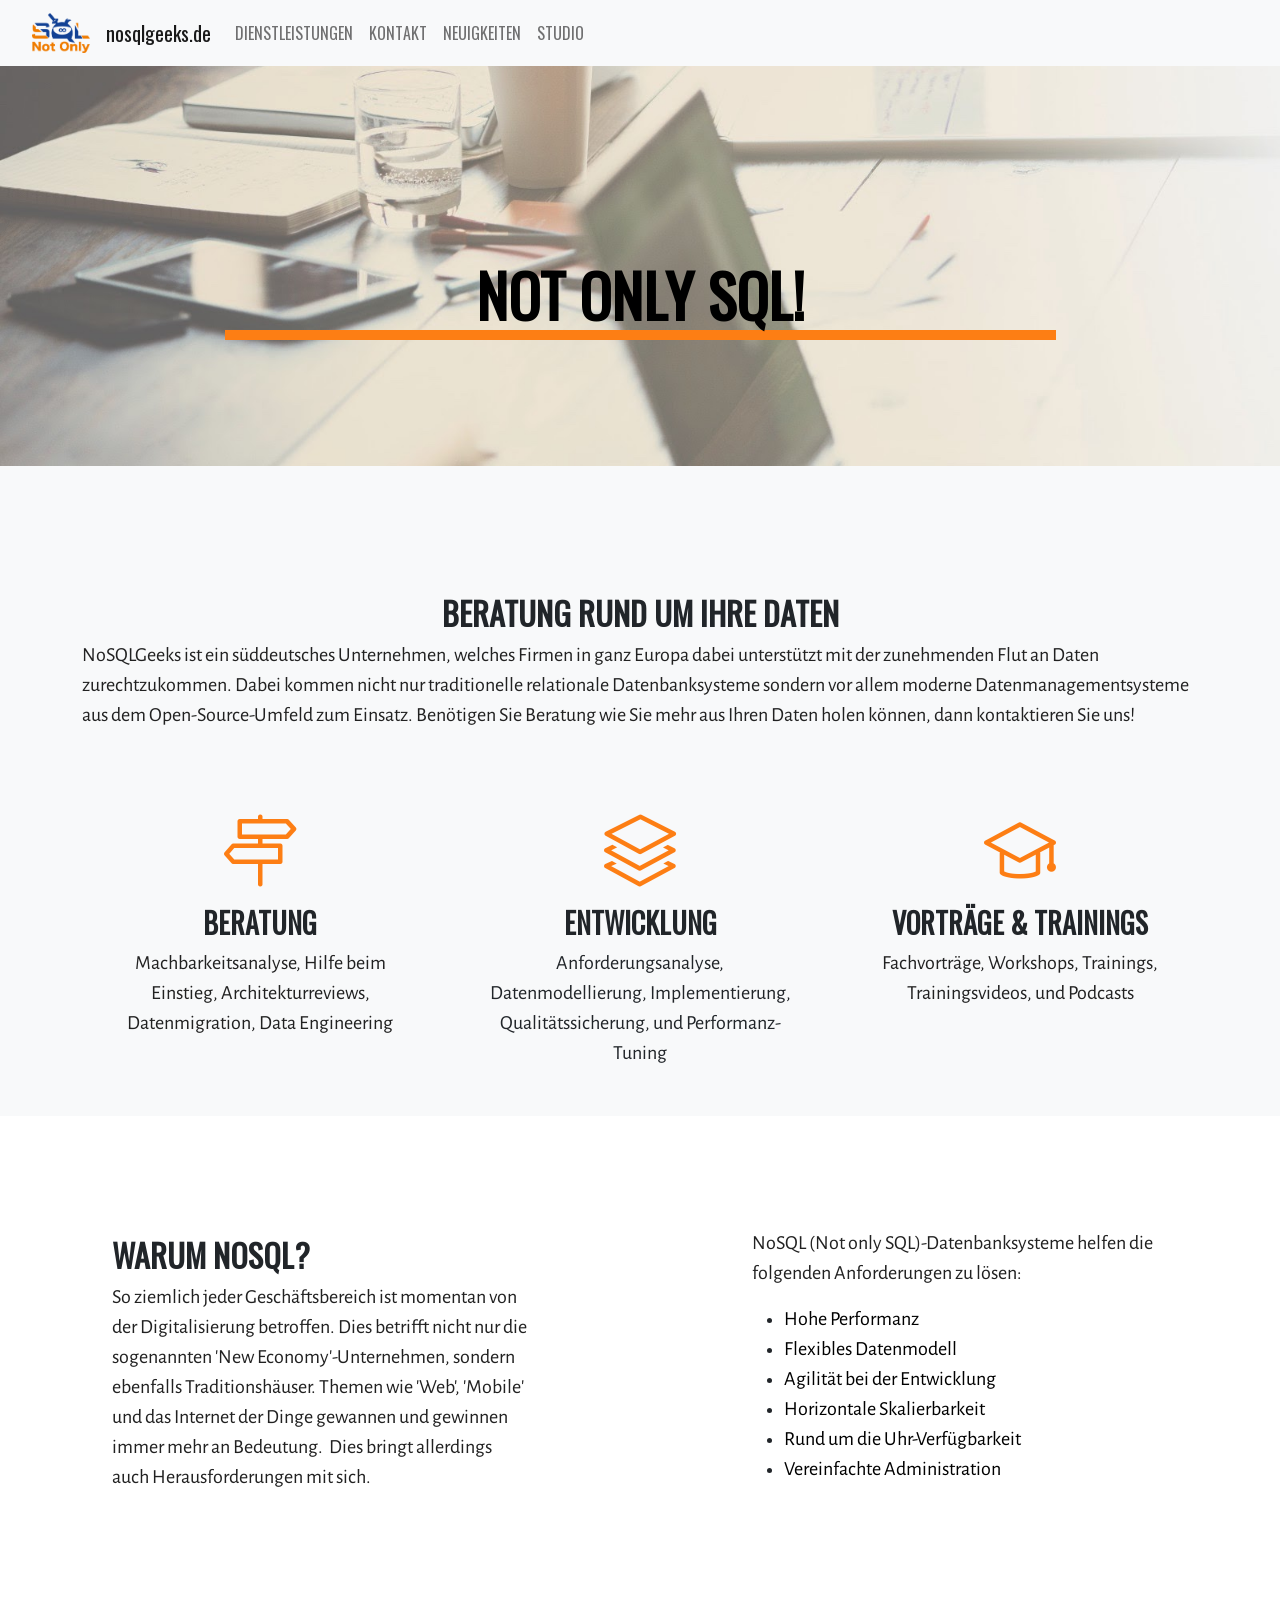
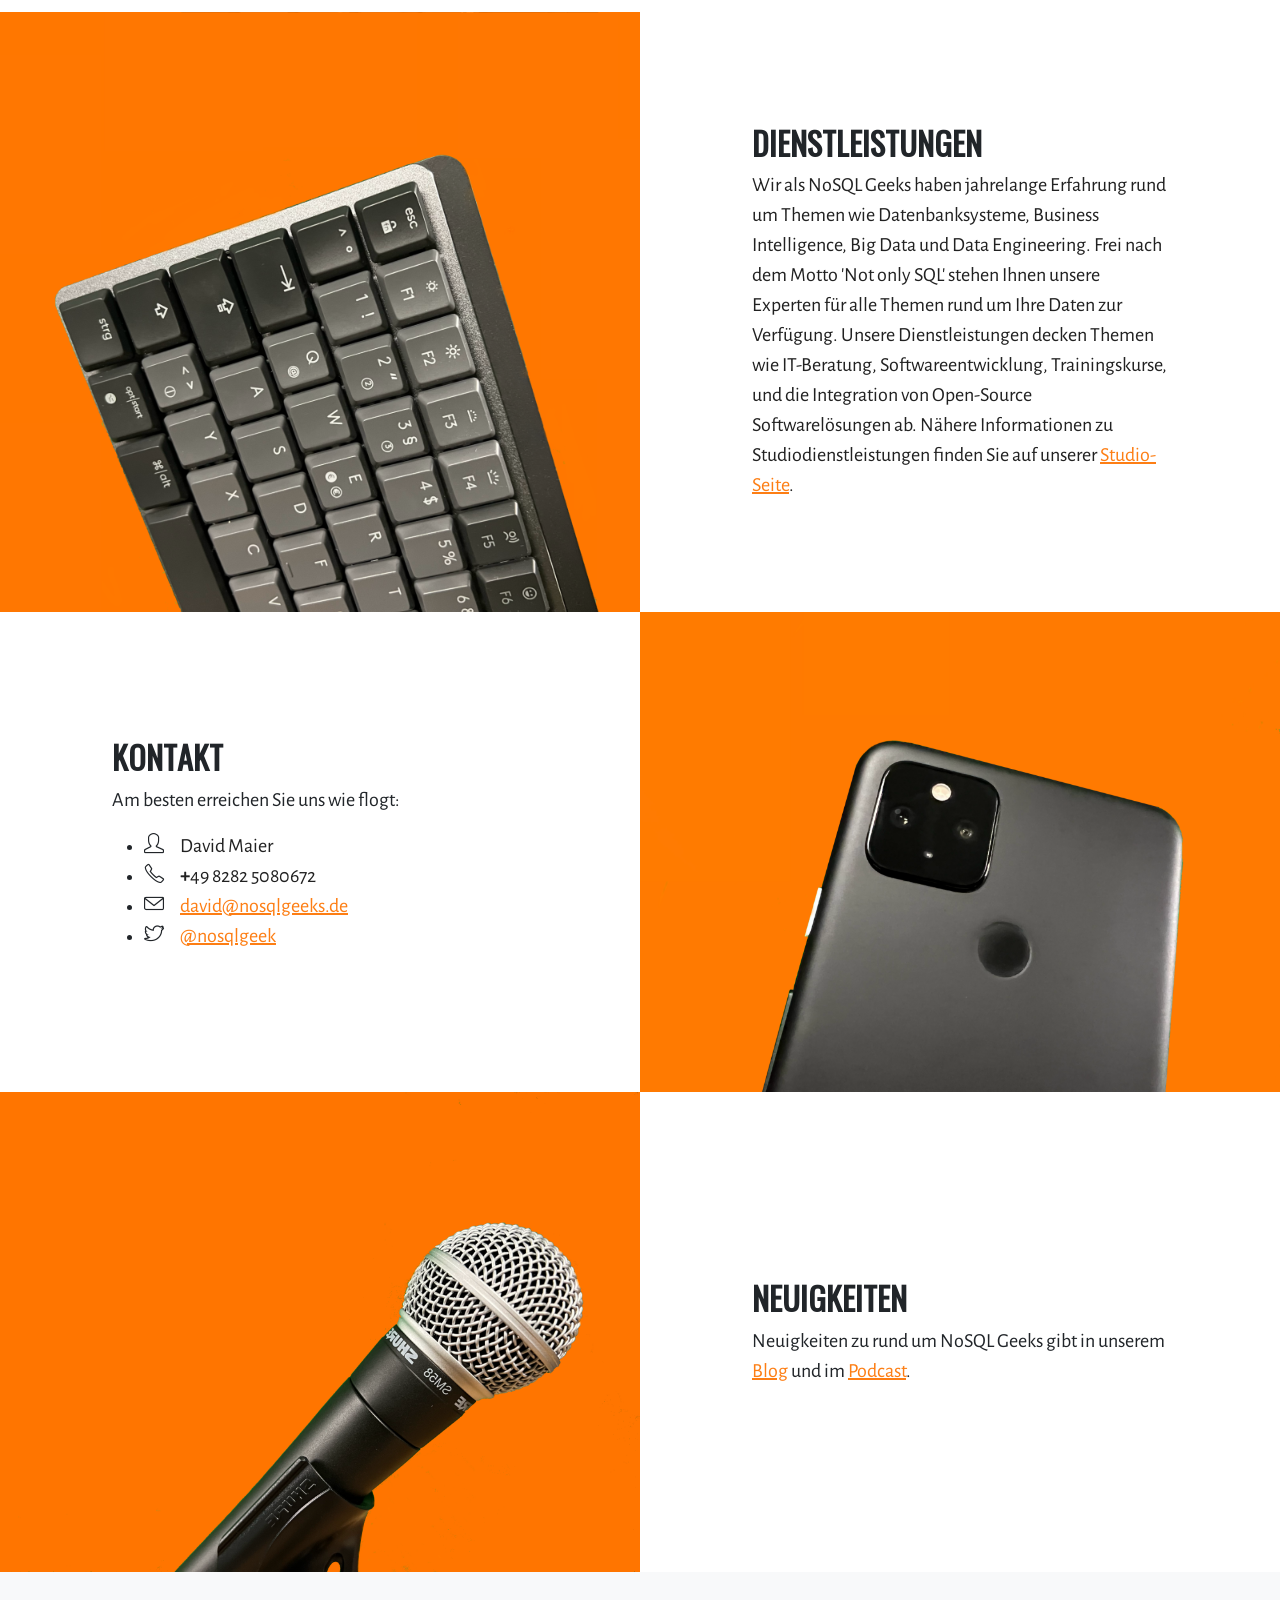
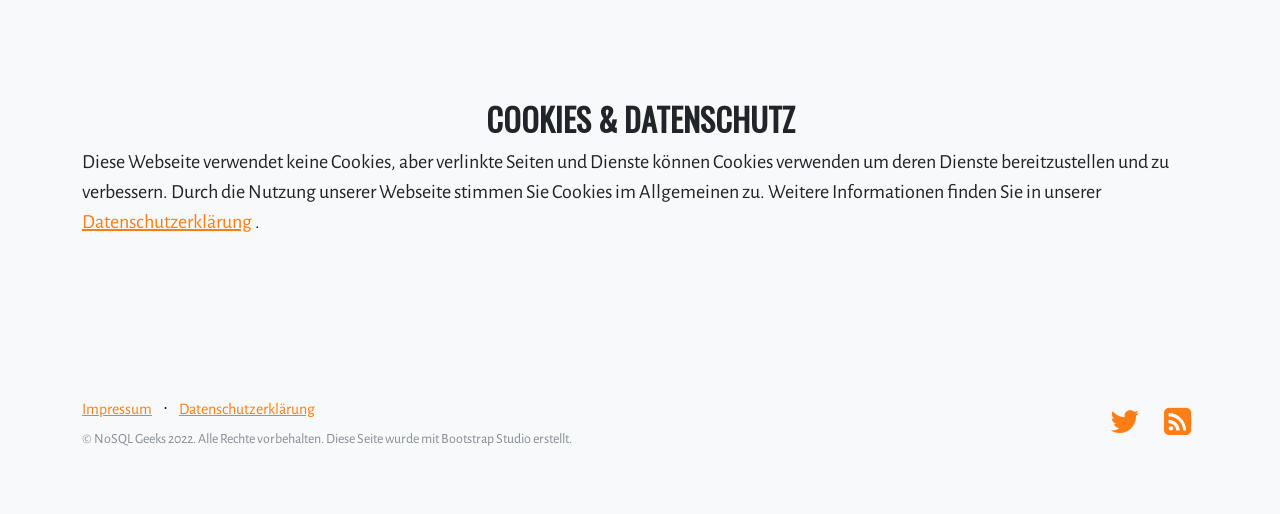
<file: html/de/index.html>
<!DOCTYPE html>
<html>

<head>
    <meta charset="utf-8">
    <meta name="viewport" content="width=device-width, initial-scale=1.0, shrink-to-fit=no">
    <title>NoSQL Geeks</title>
    <link rel="icon" type="image/x-icon" href="assets/ico/favicon.ico">
    <link rel="icon" type="image/png" href="assets/ico/favicon-32x32.png" sizes="32x32">
    <link rel="icon" type="image/png" href="assets/ico/favicon-16x16.png" sizes="16x16">
    <link rel="apple-touch-icon" href="assets/ico/apple-touch-icon.png">
    <link rel="manifest" href="site.webmanifest">
    <meta name="description" content="NOT ONLY SQL! IT-Beratung, Softwareentwicklung, und Schulungen">
    <link rel="stylesheet" href="assets/bootstrap/css/bootstrap.min.css">
    <link rel="stylesheet" href="assets/css/Alegreya%20Sans.css">
    <link rel="stylesheet" href="assets/css/Lato.css">
    <link rel="stylesheet" href="assets/css/Oswald.css">
    <link rel="stylesheet" href="assets/fonts/font-awesome.min.css">
    <link rel="stylesheet" href="assets/fonts/simple-line-icons.min.css">
    <link rel="stylesheet" href="assets/css/custom.css">
</head>

<body><nav id="top-navbar" class="navbar navbar-expand-md navbar-light bg-light" style="font-family: Oswald, sans-serif; padding-left: 32px">
    <a class="navbar-brand" href="index.html">
        <img src="assets/img/ng-logo.png" width="58" height="40" alt="">
    </a>
    <a class="navbar-brand" href="index.html">nosqlgeeks.de</a>
    <div class="collapse navbar-collapse" id="navbarNavAltMarkup">
        <div class="navbar-nav">
            <a class="nav-item nav-link" href="#services">DIENSTLEISTUNGEN</a>
            <a class="nav-item nav-link" href="#contact">KONTAKT</a>
            <a class="nav-item nav-link" href="#news">NEUIGKEITEN</a>
            <a class="nav-item nav-link" href="studio.html">STUDIO</a>
        </div>
    </div>
</nav>
    <header class="text-center text-white masthead" style="background: url(&quot;assets/img/header-bg-lc.jpg&quot;) center / cover;height: 400px;opacity: 1;">
        <div class="container">
            <div class="row">
                <div class="col-xl-9 mx-auto position-relative">
                    <h1 class="mb-5" style="font-family: Oswald, sans-serif;font-size: 60px;border-style: solid;border-top-style: none;border-top-color: var(--bs-body-bg);border-right-style: none;border-bottom-width: 10px;border-bottom-color: var(--bs-orange);border-left-style: none;border-radius: 0px;color: var(--bs-black);">NOT ONLY SQL!</h1>
                </div>
            </div>
        </div>
    </header>
    <section class="text-center bg-light features-icons" style="padding-bottom: 32px;padding-top: 64px;">
        <div class="container">
            <div class="row g-0">
                <div class="col-lg-12 col-xxl-12 my-auto order-lg-1 showcase-text" style="padding-bottom: 64px;padding-top: 64px;">
                    <h2 style="font-family: Oswald, sans-serif;">BERATUNG RUND UM IHRE DATEN</h2>
                    <p class="lead mb-0" style="font-family: 'Alegreya Sans', sans-serif;text-align: left;"><span style="color: rgb(33, 33, 33);">NoSQLGeeks ist ein süddeutsches Unternehmen, welches Firmen in ganz Europa dabei unterstützt mit der zunehmenden Flut an Daten zurechtzukommen. Dabei kommen nicht nur traditionelle relationale Datenbanksysteme sondern vor allem moderne Datenmanagementsysteme aus dem Open-Source-Umfeld zum Einsatz. Benötigen Sie Beratung wie Sie mehr aus Ihren Daten holen können, dann kontaktieren Sie uns!</span><br></p>
                </div>
            </div>
            <div class="row">
                <div class="col-lg-4">
                    <div class="mx-auto features-icons-item mb-5 mb-lg-0 mb-lg-3">
                        <div class="d-flex features-icons-icon"><i class="icon-directions m-auto" data-bss-hover-animate="pulse" style="color: var(--bs-orange);"></i></div>
                        <h3 style="font-family: Oswald, sans-serif;">BERATUNG</h3>
                        <p class="lead mb-0" style="font-family: 'Alegreya Sans', sans-serif;"><span style="color: rgb(33, 33, 33);">Machbarkeitsanalyse, Hilfe beim Einstieg, Architekturreviews, Datenmigration, Data Engineering</span></p>
                    </div>
                </div>
                <div class="col-lg-4">
                    <div class="mx-auto features-icons-item mb-5 mb-lg-0 mb-lg-3">
                        <div class="d-flex features-icons-icon"><i class="icon-layers m-auto" data-bss-hover-animate="pulse" style="color: var(--bs-orange);"></i></div>
                        <h3 style="font-family: Oswald, sans-serif;">ENTWICKLUNG</h3>
                        <p class="lead mb-0" style="font-family: 'Alegreya Sans', sans-serif;">Anforderungsanalyse, Datenmodellierung, Implementierung, Qualitätssicherung, und Performanz-Tuning</p>
                    </div>
                </div>
                <div class="col-lg-4">
                    <div class="mx-auto features-icons-item mb-5 mb-lg-0 mb-lg-3">
                        <div class="d-flex features-icons-icon"><i class="icon-graduation m-auto" data-bss-hover-animate="pulse" style="color: var(--bs-orange);"></i></div>
                        <h3 style="font-family: Oswald, sans-serif;">VORTRÄGE &amp; TRAININGS</h3>
                        <p class="lead mb-0" style="font-family: 'Alegreya Sans', sans-serif;"><span style="color: rgb(33, 33, 33);">Fachvorträge,&nbsp;Workshops,&nbsp;Trainings, Trainingsvideos, und Podcasts</span></p>
                    </div>
                </div>
            </div>
        </div>
    </section>
    <section class="showcase">
        <div class="container-fluid p-0">
            <div class="row g-0">
                <div class="col-lg-6 my-auto order-lg-1 showcase-text">
                    <h2 id="why-nosql" style="font-family: Oswald, sans-serif;">WARUM NOSQL?</h2>
                    <p class="lead mb-0" style="font-family: 'Alegreya Sans', sans-serif;"><span style="color: rgb(33, 33, 33);">So ziemlich jeder Geschäftsbereich ist momentan von der Digitalisierung betroffen. Dies betrifft nicht nur die sogenannten 'New Economy'-Unternehmen, sondern ebenfalls Traditionshäuser. Themen wie 'Web', 'Mobile' und das Internet der Dinge gewannen und gewinnen immer mehr an Bedeutung.&nbsp;&nbsp;Dies bringt allerdings auch Herausforderungen mit sich.&nbsp;</span></p>
                </div>
                <div class="col-lg-6 my-auto order-lg-1 showcase-text">
                    <p style="font-family: 'Alegreya Sans', sans-serif;font-size: 20px;"><span style="color: rgb(33, 33, 33);">NoSQL (Not only SQL)-Datenbanksysteme helfen die folgenden Anforderungen zu lösen:&nbsp;&nbsp;</span></p>
                    <ul style="margin: 16px 0px 16px;">
                        <li style="font-family: 'Alegreya Sans', sans-serif;font-size: 20px;"><span style="color: rgb(0, 0, 0);">Hohe Performanz</span></li>
                        <li style="font-family: 'Alegreya Sans', sans-serif;font-size: 20px;"><span style="color: rgb(0, 0, 0);">Flexibles Datenmodell</span><br></li>
                        <li style="font-family: 'Alegreya Sans', sans-serif;font-size: 20px;"><span style="color: rgb(0, 0, 0);">Agilität bei der Entwicklung</span><br></li>
                        <li style="font-family: 'Alegreya Sans', sans-serif;font-size: 20px;"><span style="color: rgb(0, 0, 0);">Horizontale Skalierbarkeit</span><br></li>
                        <li style="font-family: 'Alegreya Sans', sans-serif;font-size: 20px;"><span style="color: rgb(0, 0, 0);">Rund um die Uhr-Verfügbarkeit</span><br></li>
                        <li style="font-family: 'Alegreya Sans', sans-serif;font-size: 20px;"><span style="color: rgb(0, 0, 0);">Vereinfachte Administration</span><br></li>
                    </ul>
                    <div id="services"></div>
                </div>
            </div>
            <div class="row g-0">
                <div class="col-lg-6 text-white showcase-img" style="filter: hue-rotate(0deg) saturate(100%) sepia(0%);background: url(&quot;assets/img/keyboard.png&quot;) center / cover;opacity: 1;backdrop-filter: opacity(1) sepia(0%);"><span></span></div>
                <div class="col-lg-6 my-auto order-lg-1 showcase-text">
                    <h2 style="font-family: Oswald, sans-serif;">DIENSTLEISTUNGEN</h2>
                    <p class="lead mb-0" style="font-family: 'Alegreya Sans', sans-serif;"><span style="color: rgb(33, 33, 33);">Wir als NoSQL Geeks haben jahrelange Erfahrung rund um Themen wie Datenbanksysteme, Business Intelligence, Big Data und Data Engineering. Frei nach dem Motto 'Not only SQL' stehen Ihnen unsere Experten für alle Themen rund um Ihre Daten zur Verfügung. Unsere Dienstleistungen decken Themen wie IT-Beratung, Softwareentwicklung, Trainingskurse, und die Integration von Open-Source Softwarelösungen ab. Nähere Informationen zu Studiodienstleistungen finden Sie auf unserer <a href="studio.html">Studio-Seite</a>.</span></p>
                </div>
            </div>
            <div id="contact"></div>
            <div class="row g-0">
                <div class="col-lg-6 text-white order-lg-2 showcase-img" style="filter: grayscale(0%) hue-rotate(0deg) saturate(100%) sepia(0%);background: url(&quot;assets/img/phone.png&quot;) center / cover;opacity: 1;backdrop-filter: opacity(1);"><span></span></div>
                <div class="col-lg-6 my-auto order-lg-1 showcase-text">
                    <h2 style="font-family: Oswald, sans-serif;"><strong>KONTAKT</strong></h2>
                    <p class="lead mb-0" style="font-family: 'Alegreya Sans', sans-serif;padding-bottom: 16px;">Am besten erreichen Sie uns wie flogt:</p>
                    <ul>
                        <li style="font-size: 20px;font-family: 'Alegreya Sans', sans-serif;"><i class="icon-user" style="padding: 0px;padding-right: 16px;"></i><span style="color: rgb(33, 33, 33);">David Maier</span></li>
                        <li style="font-size: 20px;font-family: 'Alegreya Sans', sans-serif;"><i class="icon-phone" style="padding-right: 16px;"></i><strong><span style="color: rgb(33, 33, 33);">+</span></strong><span style="color: rgb(33, 33, 33);">49 8282 5080672</span><br></li>
                        <li style="font-size: 20px;font-family: 'Alegreya Sans', sans-serif;"><i class="icon-envelope" style="padding-right: 16px;"></i><a href="mailto:david@nosqlgeeks.de" target="_blank"><span style="color: inherit;">david@nosqlgeeks.de</span></a><br></li>
                        <li style="font-size: 20px;font-family: 'Alegreya Sans', sans-serif;"><i class="icon-social-twitter" style="padding-right: 16px;"></i><a href="https://mastodon.social/@nosqlgeek">@nosqlgeek</a><br></li>
                    </ul>
                </div>
            </div>
            <div class="row g-0">
                <div class="col-lg-6 text-white showcase-img" style="background: url(&quot;assets/img/mic.png&quot;) center / cover;filter: hue-rotate(0deg) saturate(100%);opacity: 1;"><span></span></div>
                <div class="col">
                    <div id="news"></div>
                </div>
                <div class="col-lg-6 my-auto order-lg-1 showcase-text">
                    <h2 style="font-family: Oswald, sans-serif;">NEUIGKEITEN</h2><p class="lead mb-0" style="font-family: 'Alegreya Sans', sans-serif;">Neuigkeiten zu rund um NoSQL Geeks gibt in unserem <a href="http://nosqlgeek.blogspot.com">Blog</a> und im <a href="https://www.grumpy-old-coders.org">Podcast</a>.</p>
                </div>
            </div>
        </div>
    </section>
    <section class="text-center bg-light features-icons" style="padding-bottom: 32px;padding-top: 64px;">
        <div class="container">
            <div class="row g-0">
                <div class="col-lg-12 col-xl-12 col-xxl-12 my-auto order-lg-1 showcase-text" style="padding-bottom: 64px;padding-top: 64px;">
                    <h2 style="font-family: Oswald, sans-serif;">COOKIES &amp; DATENSCHUTZ</h2><p class="lead mb-0" style="font-family: 'Alegreya Sans', sans-serif; text-align: left; font-size: 20px">Diese Webseite verwendet keine Cookies, aber verlinkte Seiten und Dienste können Cookies verwenden um deren Dienste bereitzustellen und zu verbessern. Durch die Nutzung unserer Webseite stimmen Sie Cookies im Allgemeinen zu. Weitere Informationen finden Sie in unserer <a href="./datenschutz.html">Datenschutzerklärung</a> .<br /></p>
                </div>
            </div>
        </div>
    </section>
    <footer class="bg-light footer" style="font-family: 'Alegreya Sans', sans-serif;">
        <div class="container">
            <div class="row">
                <div class="col-lg-6 text-center text-lg-start my-auto h-100">
                    <ul class="list-inline mb-2">
                        <li class="list-inline-item"><a href="./impressum.html">Impressum</a></li>
                        <li class="list-inline-item"><span>⋅</span></li>
                        <li class="list-inline-item"><a href="./datenschutz.html">Datenschutzerklärung</a></li>
                        <li class="list-inline-item"></li>
                    </ul>
                    <p class="text-muted small mb-4 mb-lg-0">© NoSQL Geeks 2022. Alle Rechte vorbehalten. Diese Seite wurde mit Bootstrap Studio erstellt.</p>
                </div>
                <div class="col-lg-6 text-center text-lg-end my-auto h-100">
                    <ul class="list-inline mb-0">
                        <li class="list-inline-item"><a href="#"></a></li>
                        <li class="list-inline-item"><a href="https://mastodon.social/@nosqlgeek"><i class="fa fa-twitter fa-2x fa-fw" style="color: var(--bs-orange);"></i></a></li>
                        <li class="list-inline-item"><a href="http://nosqlgeek.blogspot.com"><i class="fa fa-rss-square fa-2x fa-fw" style="color: var(--bs-orange);"></i></a></li>
                    </ul>
                </div>
            </div>
        </div>
    </footer><script>
    
// When the user scrolls the page, execute myFunction 
window.onscroll = function() {fixedNavbar()};

// Get the navbar
var navbar = document.getElementById("top-navbar")

// Get the offset position of the navbar
var sticky = navbar.offsetTop;
    
// Add the sticky class to the navbar when you reach its scroll position. Remove "sticky" when you leave the scroll position
function fixedNavbar() {
  if (window.pageYOffset > sticky) {
    navbar.classList.add("sticky");
  } else {
    navbar.classList.remove("sticky");
  }
}

</script>
    <script src="assets/bootstrap/js/bootstrap.min.js"></script>
    <script src="assets/js/bs-init.js"></script>
</body>

</html>
</file>
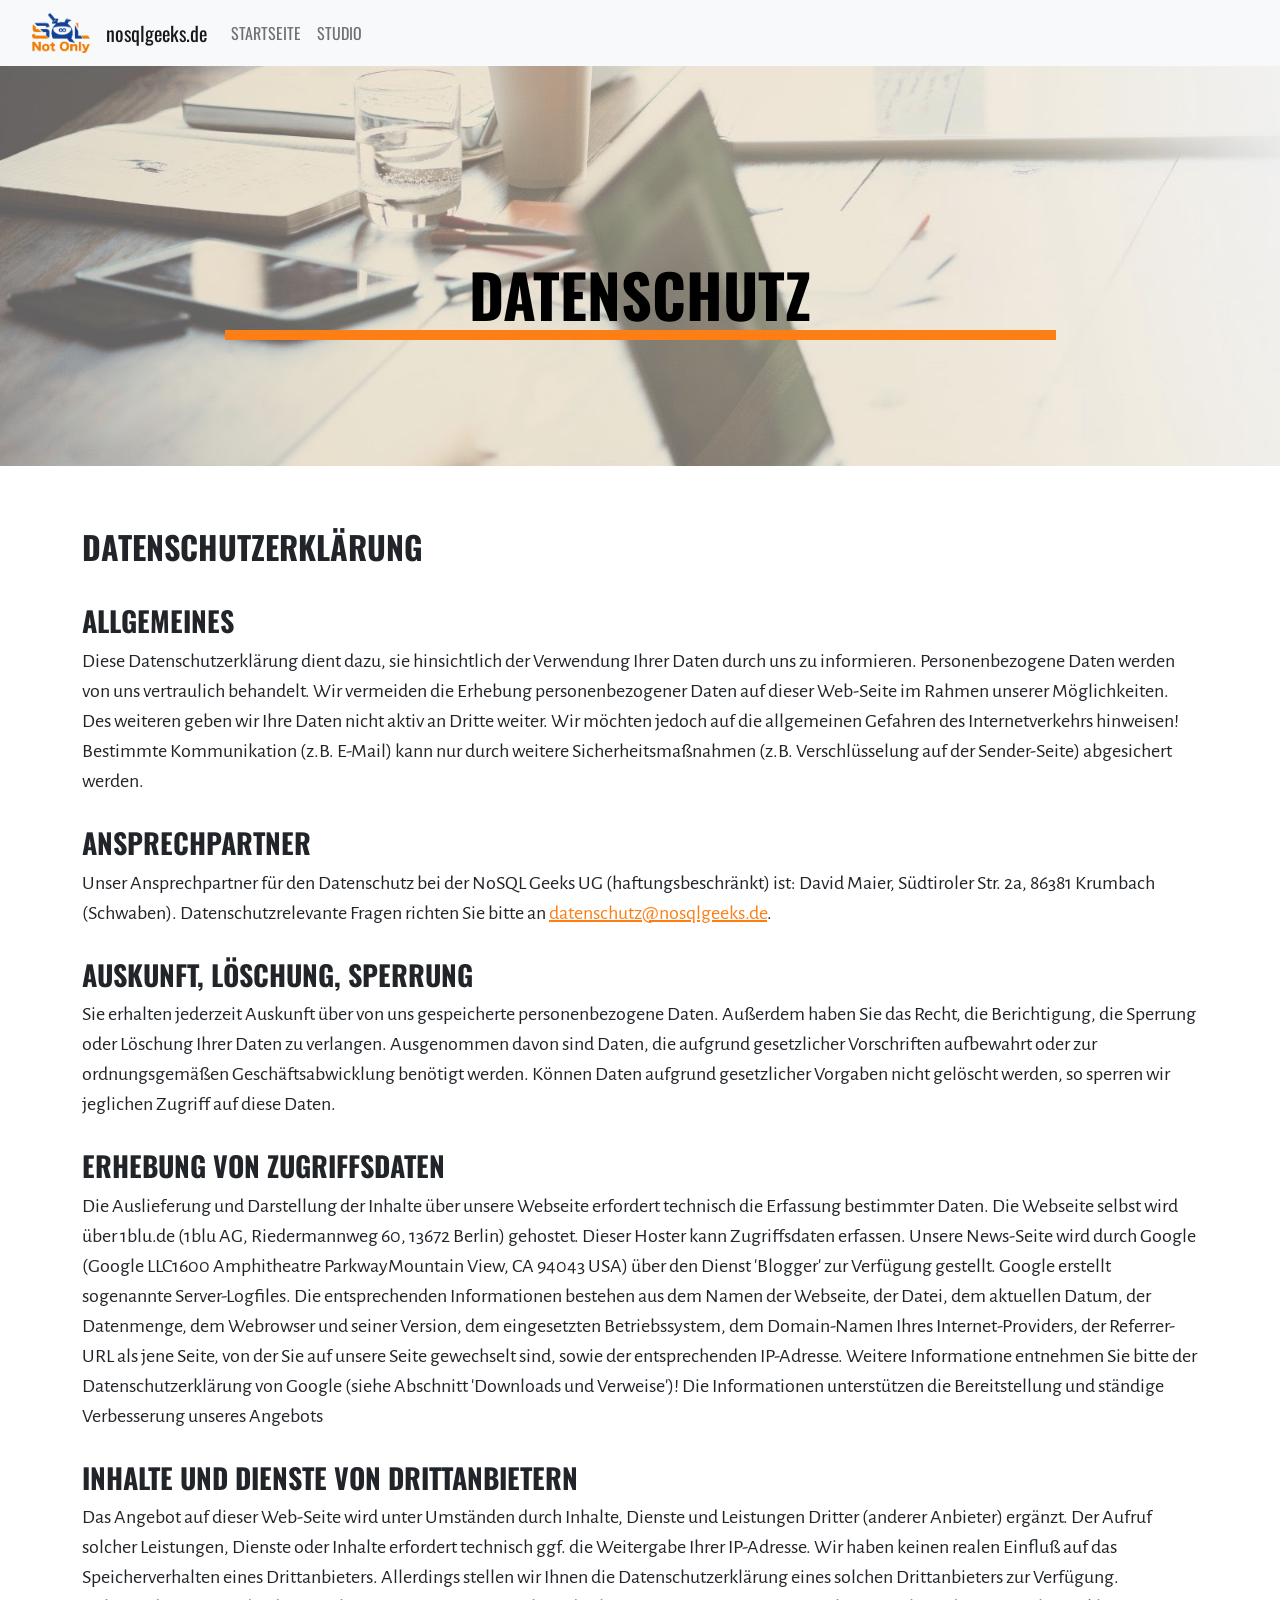
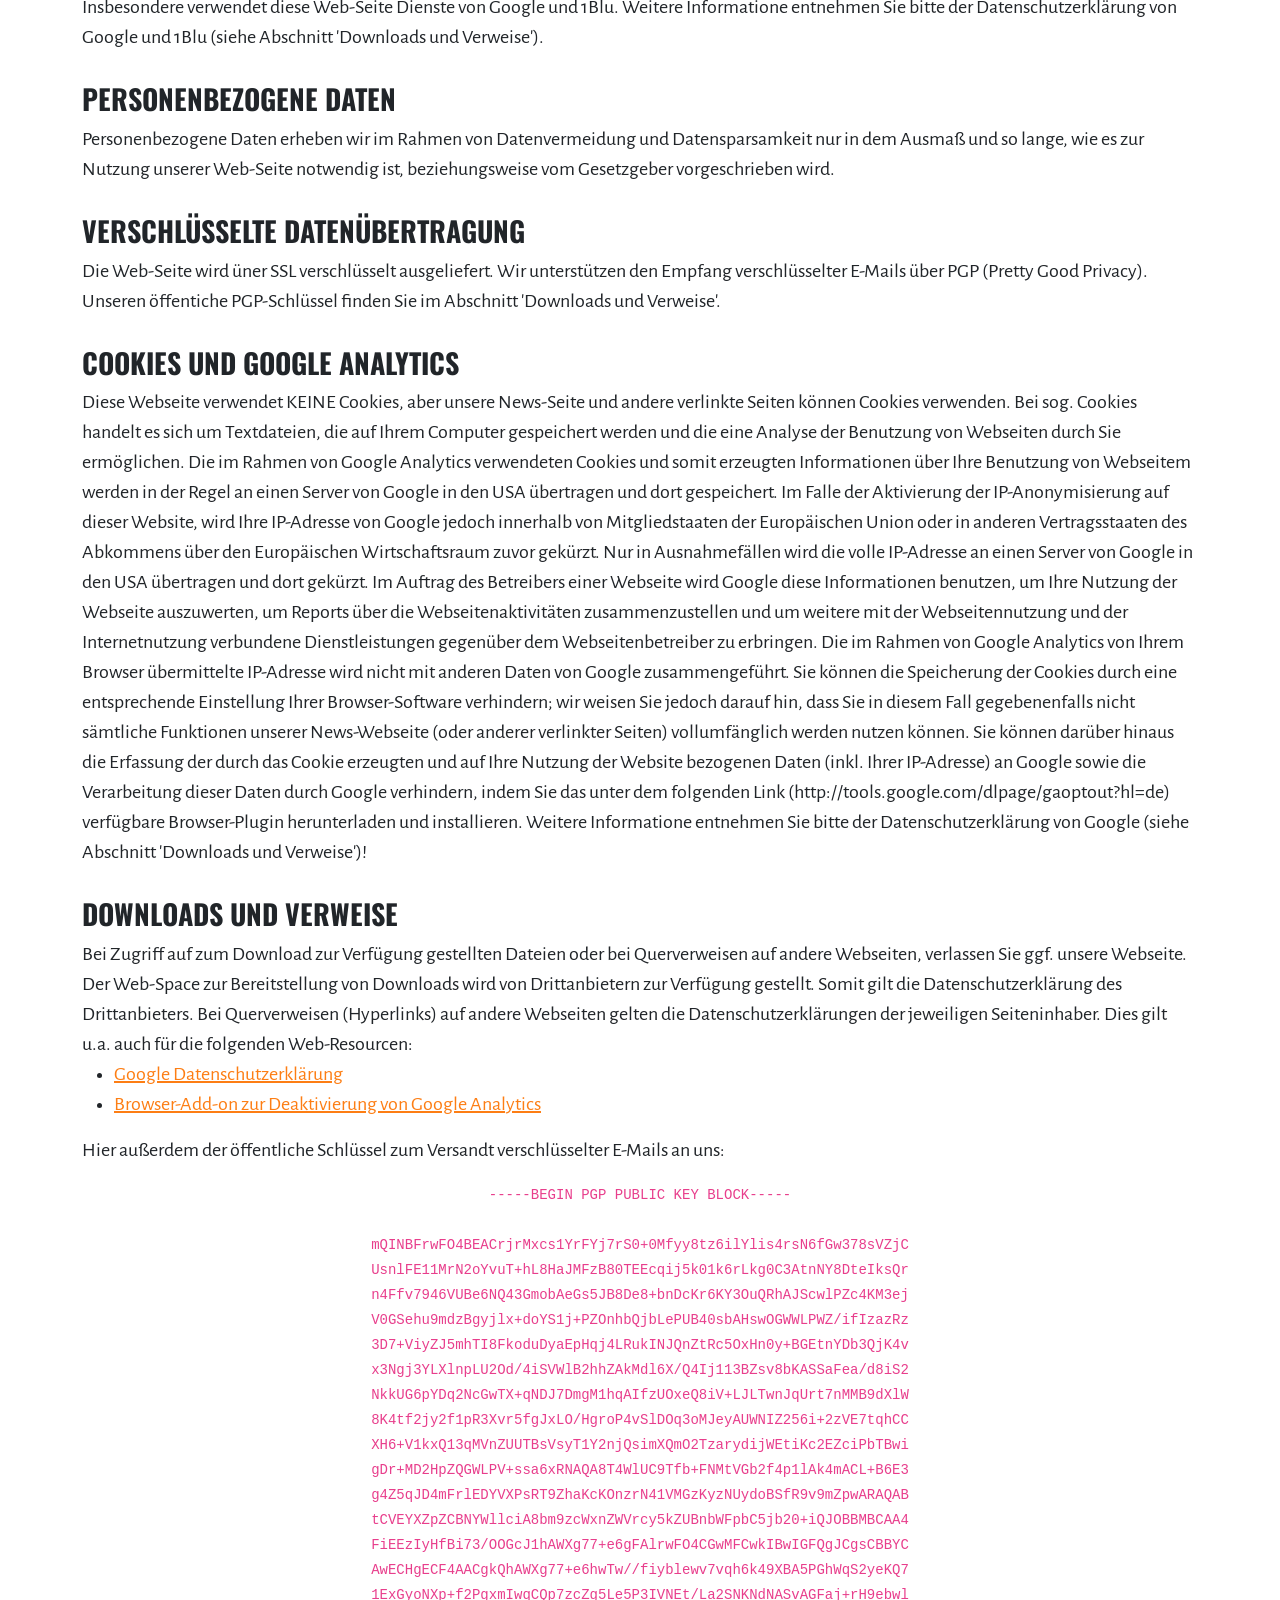
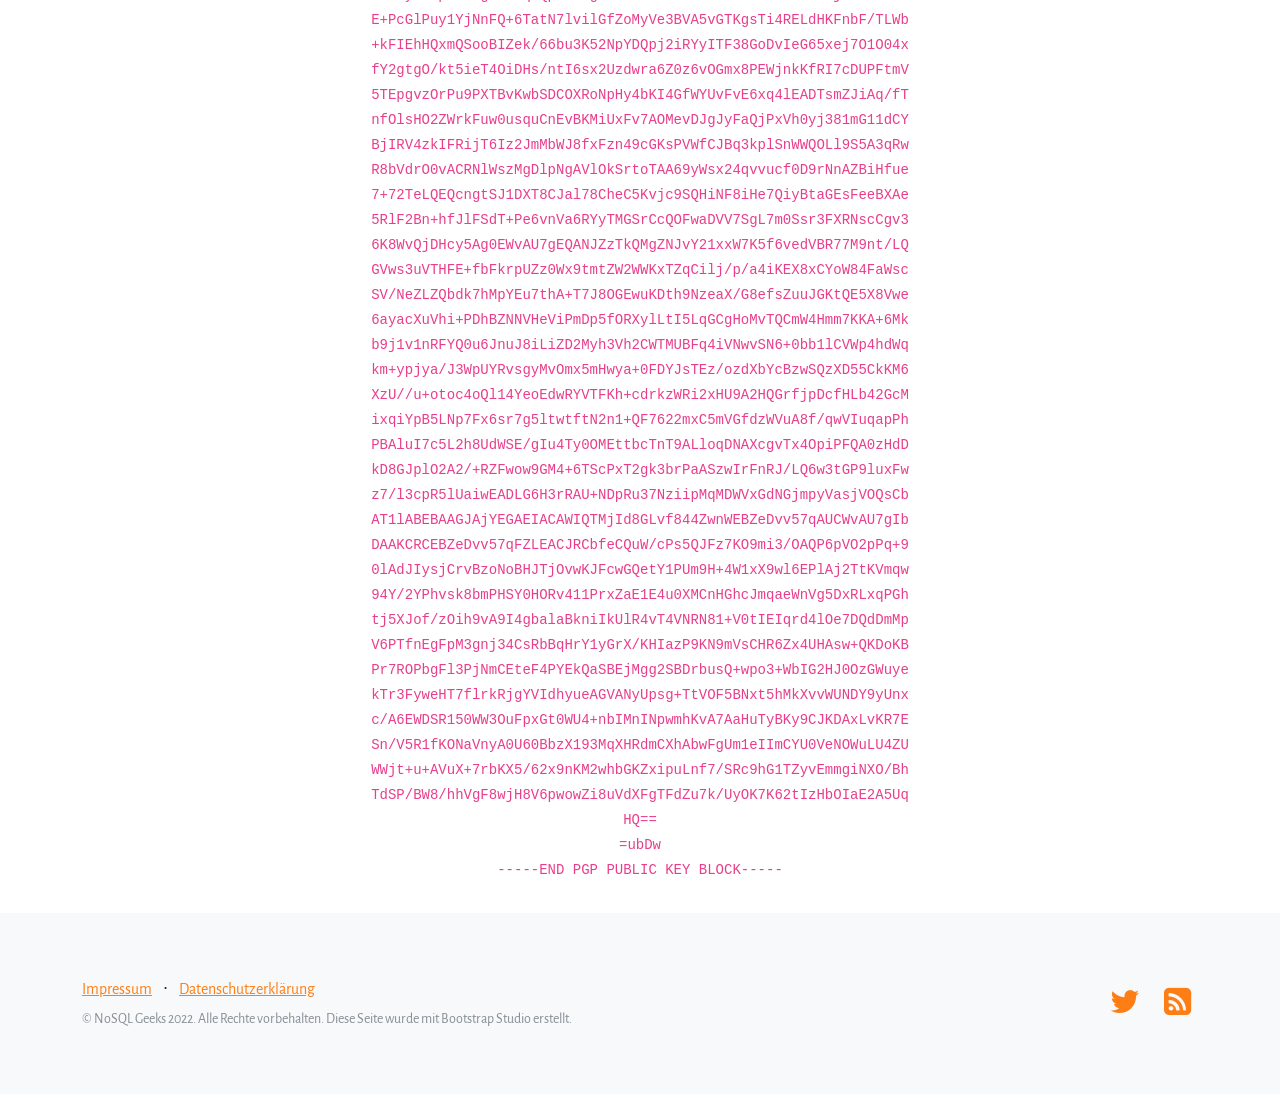
<file: html/de/datenschutz.html>
<!DOCTYPE html>
<html>

<head>
    <meta charset="utf-8">
    <meta name="viewport" content="width=device-width, initial-scale=1.0, shrink-to-fit=no">
    <title>Datenschutz - NoSQL Geeks</title>
    <link rel="icon" type="image/x-icon" href="assets/ico/favicon.ico">
    <link rel="icon" type="image/png" href="assets/ico/favicon-32x32.png" sizes="32x32">
    <link rel="icon" type="image/png" href="assets/ico/favicon-16x16.png" sizes="16x16">
    <link rel="apple-touch-icon" href="assets/ico/apple-touch-icon.png">
    <link rel="manifest" href="site.webmanifest">
    <meta name="description" content="NOT ONLY SQL!">
    <link rel="stylesheet" href="assets/bootstrap/css/bootstrap.min.css">
    <link rel="stylesheet" href="https://fonts.googleapis.com/css?family=Lato:300,400,700,300italic,400italic,700italic&amp;display=swap">
    <link rel="stylesheet" href="https://fonts.googleapis.com/css?family=Alegreya+Sans&amp;display=swap">
    <link rel="stylesheet" href="https://fonts.googleapis.com/css?family=Oswald&amp;display=swap">
    <link rel="stylesheet" href="assets/fonts/font-awesome.min.css">
    <link rel="stylesheet" href="assets/css/custom.css">
</head>

<body>
    <nav id="top-navbar" class="navbar navbar-expand-md navbar-light bg-light" style="font-family: Oswald, sans-serif; padding-left: 32px">
        <a class="navbar-brand" href="./index.html">
            <img src="./assets/img/ng-logo.png" width="58" height="40" alt="">
        </a>
        <a class="navbar-brand" href="./index.html">nosqlgeeks.de</a>
        <div class="collapse navbar-collapse" id="navbarNavAltMarkup">
            <div class="navbar-nav">
                <a class="nav-item nav-link" href="./index.html">STARTSEITE</a>
                <a class="nav-item nav-link" href="./studio.html">STUDIO</a>
            </div>
        </div>
    </nav>
    <header class="text-center text-white masthead" style="background: url(&quot;assets/img/header-bg-lc.jpg&quot;) center / cover;height: 400px;">
        <div class="container">
            <div class="row">
                <div class="col-xl-9 mx-auto position-relative">
                    <h1 class="mb-5" style="font-family: Oswald, sans-serif;font-size: 60px;border-style: solid;border-top-style: none;border-top-color: var(--bs-body-bg);border-right-style: none;border-bottom-width: 10px;border-bottom-color: var(--bs-orange);border-left-style: none;border-radius: 0px;color: var(--bs-black);">DATENSCHUTZ</h1>
                </div>
            </div>
        </div>
    </header>
    <div class="container">
        <div class="row g-0">
            <div class="col-lg-12 col-xxl-12 my-auto order-lg-1 showcase-text" style="padding-top: 32px;"><div style="text-align: left; font-family: 'Alegreya Sans', sans-serif; font-size: 20px">
<br/>
<h2 style="font-family: Oswald">DATENSCHUTZERKLÄRUNG</h2>
<br/>
<h3  style="font-family: Oswald">ALLGEMEINES</h3>
Diese Datenschutzerklärung dient dazu, sie hinsichtlich der Verwendung Ihrer Daten durch uns zu informieren. Personenbezogene Daten werden von uns vertraulich behandelt. Wir vermeiden die Erhebung personenbezogener Daten auf dieser Web-Seite im Rahmen unserer Möglichkeiten. Des weiteren geben wir Ihre Daten nicht aktiv an Dritte weiter. Wir möchten jedoch auf die allgemeinen Gefahren des Internetverkehrs hinweisen! Bestimmte Kommunikation (z.B. E-Mail) kann nur durch weitere Sicherheitsmaßnahmen (z.B. Verschlüsselung auf der Sender-Seite) abgesichert werden.
<br/>
<br/>
<h3 style="font-family: Oswald">ANSPRECHPARTNER</h3>
Unser Ansprechpartner für den Datenschutz bei der NoSQL Geeks UG (haftungsbeschränkt) ist: David Maier, Südtiroler Str. 2a, 86381 Krumbach (Schwaben). Datenschutzrelevante Fragen richten Sie bitte an <a href="mailto:datenschutz@nosqlgeeks.de">datenschutz@nosqlgeeks.de</a>.
<br/>
<br/>

<h3 style="font-family: Oswald">AUSKUNFT, LÖSCHUNG, SPERRUNG</h3>
Sie erhalten jederzeit Auskunft über von uns gespeicherte personenbezogene Daten. Außerdem haben Sie das Recht, die Berichtigung, die Sperrung oder Löschung Ihrer Daten zu verlangen. Ausgenommen davon sind Daten, die aufgrund gesetzlicher Vorschriften aufbewahrt oder zur ordnungsgemäßen Geschäftsabwicklung benötigt werden. Können Daten aufgrund gesetzlicher Vorgaben nicht gelöscht werden, so sperren wir jeglichen Zugriff auf diese Daten.
<br/>
<br/>
    
<h3 style="font-family: Oswald">ERHEBUNG VON ZUGRIFFSDATEN</h3>
Die Auslieferung und Darstellung der Inhalte über unsere Webseite erfordert technisch die Erfassung bestimmter Daten. Die Webseite selbst wird über 1blu.de (1blu AG, Riedermannweg 60, 13672 Berlin) gehostet. Dieser Hoster kann Zugriffsdaten erfassen. Unsere News-Seite wird durch Google (Google LLC1600 Amphitheatre ParkwayMountain View, CA 94043 USA)  über den Dienst 'Blogger' zur Verfügung gestellt. Google erstellt sogenannte Server-Logfiles. Die entsprechenden Informationen bestehen aus dem Namen der Webseite, der Datei, dem aktuellen Datum, der Datenmenge, dem Webrowser und seiner Version, dem eingesetzten Betriebssystem, dem Domain-Namen Ihres Internet-Providers, der Referrer-URL als jene Seite, von der Sie auf unsere Seite gewechselt sind, sowie der entsprechenden IP-Adresse.  Weitere Informatione entnehmen Sie bitte der Datenschutzerklärung von Google (siehe Abschnitt 'Downloads  und Verweise')! Die Informationen unterstützen die Bereitstellung und ständige Verbesserung unseres Angebots
<br/>
<br/>
    
<h3 style="font-family: Oswald">INHALTE UND DIENSTE VON DRITTANBIETERN</h3>
Das Angebot auf dieser Web-Seite wird unter Umständen durch Inhalte, Dienste und Leistungen Dritter (anderer Anbieter) ergänzt. Der Aufruf solcher Leistungen, Dienste oder Inhalte erfordert technisch ggf. die Weitergabe Ihrer IP-Adresse. Wir haben keinen realen Einfluß auf das Speicherverhalten eines Drittanbieters. Allerdings stellen wir Ihnen die Datenschutzerklärung eines solchen Drittanbieters zur Verfügung. Insbesondere verwendet diese Web-Seite Dienste von Google und 1Blu. Weitere Informatione entnehmen Sie bitte der Datenschutzerklärung von Google und 1Blu (siehe Abschnitt 'Downloads und Verweise').
<br/>
<br/>
<h3 style="font-family: Oswald">PERSONENBEZOGENE DATEN</h3>
Personenbezogene Daten erheben wir im Rahmen von Datenvermeidung und Datensparsamkeit nur in dem Ausmaß und so lange, wie es zur Nutzung unserer Web-Seite notwendig ist, beziehungsweise vom Gesetzgeber vorgeschrieben wird.
<br/>
<br/>
<h3 style="font-family: Oswald">VERSCHLÜSSELTE DATENÜBERTRAGUNG</h3>
Die Web-Seite wird üner SSL verschlüsselt ausgeliefert. Wir unterstützen den Empfang verschlüsselter E-Mails über PGP (Pretty Good Privacy). Unseren öffentiche PGP-Schlüssel finden Sie im Abschnitt 'Downloads und Verweise'.
<br/>
<br/>
<h3 style="font-family: Oswald">COOKIES UND GOOGLE ANALYTICS</h3>
Diese Webseite verwendet KEINE Cookies, aber unsere News-Seite und andere verlinkte Seiten können Cookies verwenden. Bei sog. Cookies handelt es sich um Textdateien, die auf Ihrem Computer gespeichert werden und die eine Analyse der Benutzung von Webseiten durch Sie ermöglichen. 
Die im Rahmen von Google Analytics verwendeten Cookies und somit erzeugten Informationen über Ihre Benutzung von Webseitem werden in der Regel an einen Server von Google in den USA übertragen und dort gespeichert. Im Falle der Aktivierung der IP-Anonymisierung auf dieser Website, wird Ihre IP-Adresse von Google jedoch innerhalb von Mitgliedstaaten der Europäischen Union oder in anderen Vertragsstaaten des Abkommens über den Europäischen Wirtschaftsraum zuvor gekürzt. Nur in Ausnahmefällen wird die volle IP-Adresse an einen Server von Google in den USA übertragen und dort gekürzt. Im Auftrag des Betreibers einer Webseite wird Google diese Informationen benutzen, um Ihre Nutzung der Webseite auszuwerten, um Reports über die Webseitenaktivitäten zusammenzustellen und um weitere mit der Webseitennutzung und der Internetnutzung verbundene Dienstleistungen gegenüber dem Webseitenbetreiber zu erbringen. Die im Rahmen von Google Analytics von Ihrem Browser übermittelte IP-Adresse wird nicht mit anderen Daten von Google zusammengeführt. Sie können die Speicherung der Cookies durch eine entsprechende Einstellung Ihrer Browser-Software verhindern; wir weisen Sie jedoch darauf hin, dass Sie in diesem Fall gegebenenfalls nicht sämtliche Funktionen unserer News-Webseite (oder anderer verlinkter Seiten) vollumfänglich werden nutzen können. Sie können darüber hinaus die Erfassung der durch das Cookie erzeugten und auf Ihre Nutzung der Website bezogenen Daten (inkl. Ihrer IP-Adresse) an Google sowie die Verarbeitung dieser Daten durch Google verhindern, indem Sie das unter dem folgenden Link (http://tools.google.com/dlpage/gaoptout?hl=de) verfügbare Browser-Plugin herunterladen und installieren.
Weitere Informatione entnehmen Sie bitte der Datenschutzerklärung von Google (siehe Abschnitt 'Downloads und Verweise')!
<br/>
<br/>
<h3 style="font-family: Oswald">DOWNLOADS UND VERWEISE</h3>
Bei Zugriff auf zum Download zur Verfügung gestellten Dateien oder bei Querverweisen auf andere Webseiten, verlassen Sie ggf. unsere Webseite. Der Web-Space zur Bereitstellung von Downloads wird von Drittanbietern zur Verfügung gestellt. Somit gilt die Datenschutzerklärung des Drittanbieters. Bei Querverweisen (Hyperlinks) auf andere Webseiten gelten die Datenschutzerklärungen der jeweiligen Seiteninhaber.
Dies gilt u.a. auch für die folgenden Web-Resourcen:
    <br/>
    <ul>
        <li><a href="https://policies.google.com/privacy?hl=de">Google Datenschutzerklärung</a></li>
        <li><a href="https://tools.google.com/dlpage/gaoptout?hl=de">Browser-Add-on zur Deaktivierung von Google Analytics</a></li>
    </ul>
Hier außerdem der öffentliche Schlüssel zum Versandt verschlüsselter E-Mails an uns:
    
</div>
                <div class="row" style="text-align: center;">
                    <div class="col" style="padding-top: 16px;padding-bottom: 32px;"><code>-----BEGIN PGP PUBLIC KEY BLOCK-----<br><br>mQINBFrwFO4BEACrjrMxcs1YrFYj7rS0+0Mfyy8tz6ilYlis4rsN6fGw378sVZjC<br>UsnlFE11MrN2oYvuT+hL8HaJMFzB80TEEcqij5k01k6rLkg0C3AtnNY8DteIksQr<br>n4Ffv7946VUBe6NQ43GmobAeGs5JB8De8+bnDcKr6KY3OuQRhAJScwlPZc4KM3ej<br>V0GSehu9mdzBgyjlx+doYS1j+PZOnhbQjbLePUB40sbAHswOGWWLPWZ/ifIzazRz<br>3D7+ViyZJ5mhTI8FkoduDyaEpHqj4LRukINJQnZtRc5OxHn0y+BGEtnYDb3QjK4v<br>x3Ngj3YLXlnpLU2Od/4iSVWlB2hhZAkMdl6X/Q4Ij113BZsv8bKASSaFea/d8iS2<br>NkkUG6pYDq2NcGwTX+qNDJ7DmgM1hqAIfzUOxeQ8iV+LJLTwnJqUrt7nMMB9dXlW<br>8K4tf2jy2f1pR3Xvr5fgJxLO/HgroP4vSlDOq3oMJeyAUWNIZ256i+2zVE7tqhCC<br>XH6+V1kxQ13qMVnZUUTBsVsyT1Y2njQsimXQmO2TzarydijWEtiKc2EZciPbTBwi<br>gDr+MD2HpZQGWLPV+ssa6xRNAQA8T4WlUC9Tfb+FNMtVGb2f4p1lAk4mACL+B6E3<br>g4Z5qJD4mFrlEDYVXPsRT9ZhaKcKOnzrN41VMGzKyzNUydoBSfR9v9mZpwARAQAB<br>tCVEYXZpZCBNYWllciA8bm9zcWxnZWVrcy5kZUBnbWFpbC5jb20+iQJOBBMBCAA4<br>FiEEzIyHfBi73/OOGcJ1hAWXg77+e6gFAlrwFO4CGwMFCwkIBwIGFQgJCgsCBBYC<br>AwECHgECF4AACgkQhAWXg77+e6hwTw//fiyblewv7vqh6k49XBA5PGhWqS2yeKQ7<br>1ExGyoNXp+f2PgxmIwqCQp7zcZg5Le5P3IVNEt/La2SNKNdNASvAGFaj+rH9ebwl<br>E+PcGlPuy1YjNnFQ+6TatN7lvilGfZoMyVe3BVA5vGTKgsTi4RELdHKFnbF/TLWb<br>+kFIEhHQxmQSooBIZek/66bu3K52NpYDQpj2iRYyITF38GoDvIeG65xej7O1O04x<br>fY2gtgO/kt5ieT4OiDHs/ntI6sx2Uzdwra6Z0z6vOGmx8PEWjnkKfRI7cDUPFtmV<br>5TEpgvzOrPu9PXTBvKwbSDCOXRoNpHy4bKI4GfWYUvFvE6xq4lEADTsmZJiAq/fT<br>nfOlsHO2ZWrkFuw0usquCnEvBKMiUxFv7AOMevDJgJyFaQjPxVh0yj381mG11dCY<br>BjIRV4zkIFRijT6Iz2JmMbWJ8fxFzn49cGKsPVWfCJBq3kplSnWWQOLl9S5A3qRw<br>R8bVdrO0vACRNlWszMgDlpNgAVlOkSrtoTAA69yWsx24qvvucf0D9rNnAZBiHfue<br>7+72TeLQEQcngtSJ1DXT8CJal78CheC5Kvjc9SQHiNF8iHe7QiyBtaGEsFeeBXAe<br>5RlF2Bn+hfJlFSdT+Pe6vnVa6RYyTMGSrCcQOFwaDVV7SgL7m0Ssr3FXRNscCgv3<br>6K8WvQjDHcy5Ag0EWvAU7gEQANJZzTkQMgZNJvY21xxW7K5f6vedVBR77M9nt/LQ<br>GVws3uVTHFE+fbFkrpUZz0Wx9tmtZW2WWKxTZqCilj/p/a4iKEX8xCYoW84FaWsc<br>SV/NeZLZQbdk7hMpYEu7thA+T7J8OGEwuKDth9NzeaX/G8efsZuuJGKtQE5X8Vwe<br>6ayacXuVhi+PDhBZNNVHeViPmDp5fORXylLtI5LqGCgHoMvTQCmW4Hmm7KKA+6Mk<br>b9j1v1nRFYQ0u6JnuJ8iLiZD2Myh3Vh2CWTMUBFq4iVNwvSN6+0bb1lCVWp4hdWq<br>km+ypjya/J3WpUYRvsgyMvOmx5mHwya+0FDYJsTEz/ozdXbYcBzwSQzXD55CkKM6<br>XzU//u+otoc4oQl14YeoEdwRYVTFKh+cdrkzWRi2xHU9A2HQGrfjpDcfHLb42GcM<br>ixqiYpB5LNp7Fx6sr7g5ltwtftN2n1+QF7622mxC5mVGfdzWVuA8f/qwVIuqapPh<br>PBAluI7c5L2h8UdWSE/gIu4Ty0OMEttbcTnT9ALloqDNAXcgvTx4OpiPFQA0zHdD<br>kD8GJplO2A2/+RZFwow9GM4+6TScPxT2gk3brPaASzwIrFnRJ/LQ6w3tGP9luxFw<br>z7/l3cpR5lUaiwEADLG6H3rRAU+NDpRu37NziipMqMDWVxGdNGjmpyVasjVOQsCb<br>AT1lABEBAAGJAjYEGAEIACAWIQTMjId8GLvf844ZwnWEBZeDvv57qAUCWvAU7gIb<br>DAAKCRCEBZeDvv57qFZLEACJRCbfeCQuW/cPs5QJFz7KO9mi3/OAQP6pVO2pPq+9<br>0lAdJIysjCrvBzoNoBHJTjOvwKJFcwGQetY1PUm9H+4W1xX9wl6EPlAj2TtKVmqw<br>94Y/2YPhvsk8bmPHSY0HORv411PrxZaE1E4u0XMCnHGhcJmqaeWnVg5DxRLxqPGh<br>tj5XJof/zOih9vA9I4gbalaBkniIkUlR4vT4VNRN81+V0tIEIqrd4lOe7DQdDmMp<br>V6PTfnEgFpM3gnj34CsRbBqHrY1yGrX/KHIazP9KN9mVsCHR6Zx4UHAsw+QKDoKB<br>Pr7ROPbgFl3PjNmCEteF4PYEkQaSBEjMgg2SBDrbusQ+wpo3+WbIG2HJ0OzGWuye<br>kTr3FyweHT7flrkRjgYVIdhyueAGVANyUpsg+TtVOF5BNxt5hMkXvvWUNDY9yUnx<br>c/A6EWDSR150WW3OuFpxGt0WU4+nbIMnINpwmhKvA7AaHuTyBKy9CJKDAxLvKR7E<br>Sn/V5R1fKONaVnyA0U60BbzX193MqXHRdmCXhAbwFgUm1eIImCYU0VeNOWuLU4ZU<br>WWjt+u+AVuX+7rbKX5/62x9nKM2whbGKZxipuLnf7/SRc9hG1TZyvEmmgiNXO/Bh<br>TdSP/BW8/hhVgF8wjH8V6pwowZi8uVdXFgTFdZu7k/UyOK7K62tIzHbOIaE2A5Uq<br>HQ==<br>=ubDw<br>-----END PGP PUBLIC KEY BLOCK-----<br></code></div>
                </div>
            </div>
        </div>
    </div>
    <footer class="bg-light footer" style="font-family: 'Alegreya Sans', sans-serif;">
        <div class="container">
            <div class="row">
                <div class="col-lg-6 text-center text-lg-start my-auto h-100">
                    <ul class="list-inline mb-2">
                        <li class="list-inline-item"><a href="./impressum.html">Impressum</a></li>
                        <li class="list-inline-item"><span>⋅</span></li>
                        <li class="list-inline-item"><a href="./datenschutz.html">Datenschutzerklärung</a></li>
                        <li class="list-inline-item"></li>
                    </ul>
                    <p class="text-muted small mb-4 mb-lg-0">© NoSQL Geeks 2022. Alle Rechte vorbehalten. Diese Seite wurde mit Bootstrap Studio erstellt.</p>
                </div>
                <div class="col-lg-6 text-center text-lg-end my-auto h-100">
                    <ul class="list-inline mb-0">
                        <li class="list-inline-item"><a href="#"></a></li>
                        <li class="list-inline-item"><a href="https://mastodon.social/@nosqlgeek"><i class="fa fa-twitter fa-2x fa-fw" style="color: var(--bs-orange);"></i></a></li>
                        <li class="list-inline-item"><a href="http://nosqlgeek.blogspot.com"><i class="fa fa-rss-square fa-2x fa-fw" style="color: var(--bs-orange);"></i></a></li>
                    </ul>
                </div>
            </div>
        </div>
    </footer><script>
    
// When the user scrolls the page, execute myFunction 
window.onscroll = function() {fixedNavbar()};

// Get the navbar
var navbar = document.getElementById("top-navbar")

// Get the offset position of the navbar
var sticky = navbar.offsetTop;
    
// Add the sticky class to the navbar when you reach its scroll position. Remove "sticky" when you leave the scroll position
function fixedNavbar() {
  if (window.pageYOffset > sticky) {
    navbar.classList.add("sticky");
  } else {
    navbar.classList.remove("sticky");
  }
}

</script>
    <script src="assets/bootstrap/js/bootstrap.min.js"></script>
</body>

</html>
</file>
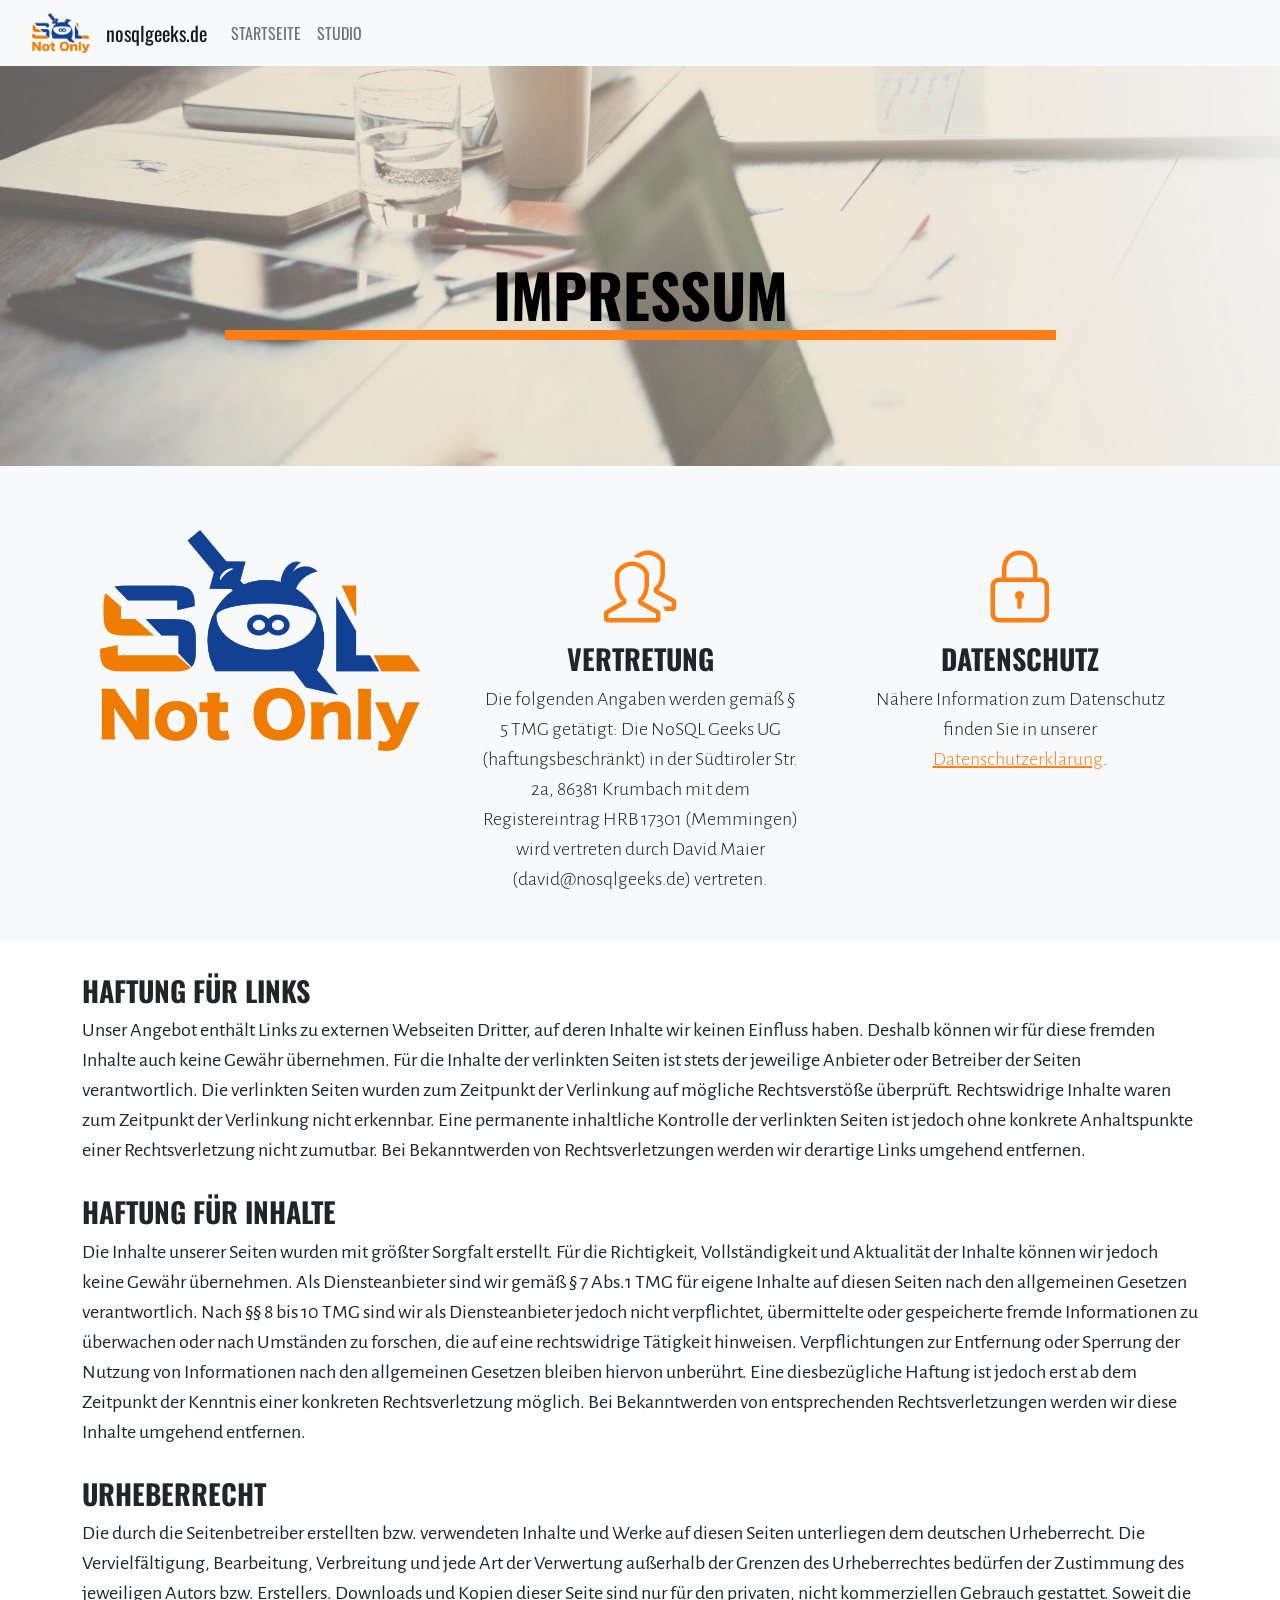
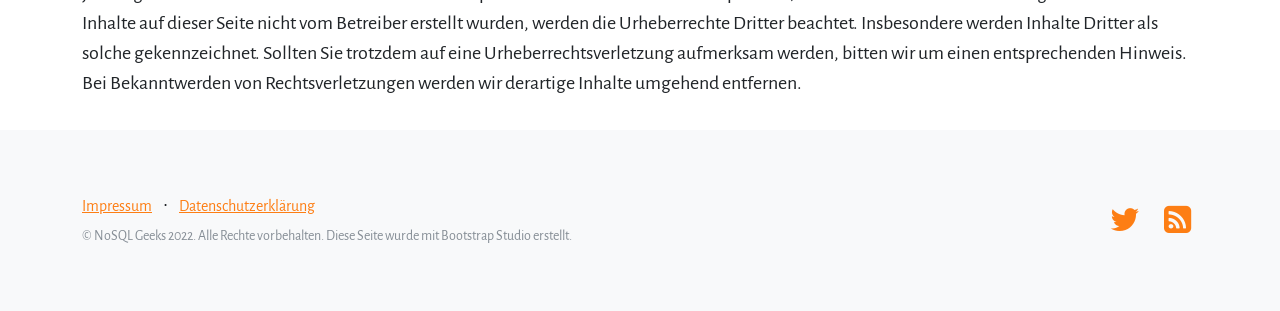
<file: html/de/impressum.html>
<!DOCTYPE html>
<html>

<head>
    <meta charset="utf-8">
    <meta name="viewport" content="width=device-width, initial-scale=1.0, shrink-to-fit=no">
    <title>Impressum - NoSQL Geeks</title>
    <link rel="icon" type="image/x-icon" href="assets/ico/favicon.ico">
    <link rel="icon" type="image/png" href="assets/ico/favicon-32x32.png" sizes="32x32">
    <link rel="icon" type="image/png" href="assets/ico/favicon-16x16.png" sizes="16x16">
    <link rel="apple-touch-icon" href="assets/ico/apple-touch-icon.png">
    <link rel="manifest" href="site.webmanifest">
    <meta name="description" content="NOT ONLY SQL!">
    <link rel="stylesheet" href="assets/bootstrap/css/bootstrap.min.css">
    <link rel="stylesheet" href="https://fonts.googleapis.com/css?family=Lato:300,400,700,300italic,400italic,700italic&amp;display=swap">
    <link rel="stylesheet" href="https://fonts.googleapis.com/css?family=Alegreya+Sans&amp;display=swap">
    <link rel="stylesheet" href="https://fonts.googleapis.com/css?family=Oswald&amp;display=swap">
    <link rel="stylesheet" href="assets/fonts/font-awesome.min.css">
    <link rel="stylesheet" href="assets/fonts/simple-line-icons.min.css">
    <link rel="stylesheet" href="assets/css/custom.css">
</head>

<body>
    <nav id="top-navbar" class="navbar navbar-expand-md navbar-light bg-light" style="font-family: Oswald, sans-serif; padding-left: 32px">
        <a class="navbar-brand" href="./index.html">
            <img src="./assets/img/ng-logo.png" width="58" height="40" alt="">
        </a>
        <a class="navbar-brand" href="./index.html">nosqlgeeks.de</a>
        <div class="collapse navbar-collapse" id="navbarNavAltMarkup">
            <div class="navbar-nav">
                <a class="nav-item nav-link" href="./index.html">STARTSEITE</a>
                <a class="nav-item nav-link" href="./studio.html">STUDIO</a>
            </div>
        </div>
    </nav>
    <header class="text-center text-white masthead" style="background: url(&quot;assets/img/header-bg-lc.jpg&quot;) center / cover;height: 400px;">
        <div class="container">
            <div class="row">
                <div class="col-xl-9 mx-auto position-relative">
                    <h1 class="mb-5" style="font-family: Oswald, sans-serif;font-size: 60px;border-style: solid;border-top-style: none;border-top-color: var(--bs-body-bg);border-right-style: none;border-bottom-width: 10px;border-bottom-color: var(--bs-orange);border-left-style: none;border-radius: 0px;color: var(--bs-black);">IMPRESSUM</h1>
                </div>
            </div>
        </div>
    </header>
    <section class="text-center bg-light features-icons" style="padding-bottom: 32px;padding-top: 64px;">
        <div class="container">
            <div class="row">
                <div class="col-lg-4">
                    <div class="mx-auto features-icons-item mb-5 mb-lg-0 mb-lg-3">
                        <div class="d-flex features-icons-icon" style="background: url(&quot;assets/img/ng-logo.png&quot;) repeat-x;background-size: cover;height: 221px;"></div>
                    </div>
                </div>
                <div class="col-lg-4">
                    <div class="mx-auto features-icons-item mb-5 mb-lg-0 mb-lg-3">
                        <div class="d-flex features-icons-icon"><i class="icon-people m-auto" data-bss-hover-animate="pulse" style="color: var(--bs-orange);"></i></div>
                        <h3 style="font-family: Oswald, sans-serif;">VERTRETUNG</h3>
                        <p class="lead mb-0" style="font-family: 'Alegreya Sans', sans-serif;"><span style="color: rgb(33, 33, 33);">Die folgenden Angaben werden gemäß § 5 TMG getätigt: Die&nbsp;NoSQL Geeks UG (haftungsbeschränkt) in der Südtiroler Str. 2a, 86381 Krumbach mit dem Registereintrag HRB 17301 (Memmingen) wird vertreten durch&nbsp;David Maier (david@nosqlgeeks.de) vertreten.</span><br></p>
                    </div>
                </div>
                <div class="col-lg-4">
                    <div class="mx-auto features-icons-item mb-5 mb-lg-0 mb-lg-3">
                        <div class="d-flex features-icons-icon"><i class="icon-lock m-auto" data-bss-hover-animate="pulse" style="color: var(--bs-orange);"></i></div>
                        <h3 style="font-family: Oswald, sans-serif;">DATENSCHUTZ</h3><p class="lead mb-0" style="font-family: 'Alegreya Sans', sans-serif;"><span style="color: rgb(33, 33, 33);">Nähere Information zum Datenschutz finden Sie in unserer <a href="./datenschutz.html">Datenschutzerklärung</a>.</span><br /></p>
                    </div>
                </div>
            </div>
        </div>
    </section>
    <div class="container">
        <div class="row" style="margin-top: 0px;">
            <div class="col-md-12 col-xxl-12 offset-xxl-7" style="margin: 0px;padding-top: 32px;padding-bottom: 32px;"><div style="text-align: left; font-family: 'Alegreya Sans', sans-serif; font-size: 20px">
    <h3 style="font-family: Oswald">HAFTUNG FÜR LINKS</h3>
    Unser Angebot enthält Links zu externen Webseiten Dritter, auf deren Inhalte wir keinen Einfluss haben. Deshalb können wir für diese fremden Inhalte auch keine Gewähr übernehmen. Für die Inhalte der verlinkten Seiten ist stets der jeweilige Anbieter oder Betreiber der Seiten verantwortlich. Die verlinkten Seiten wurden zum Zeitpunkt der Verlinkung auf mögliche Rechtsverstöße überprüft. Rechtswidrige Inhalte waren zum Zeitpunkt der Verlinkung nicht erkennbar. Eine permanente inhaltliche Kontrolle der verlinkten Seiten ist jedoch ohne konkrete Anhaltspunkte einer Rechtsverletzung nicht zumutbar. Bei Bekanntwerden von Rechtsverletzungen werden wir derartige Links umgehend entfernen.
    <br/>
    <br/>
    <h3 style="font-family: Oswald">HAFTUNG FÜR INHALTE</h3>
    Die Inhalte unserer Seiten wurden mit größter Sorgfalt erstellt. Für die Richtigkeit, Vollständigkeit und Aktualität der Inhalte können wir jedoch keine Gewähr übernehmen. Als Diensteanbieter sind wir gemäß § 7 Abs.1 TMG für eigene Inhalte auf diesen Seiten nach den allgemeinen Gesetzen verantwortlich. Nach §§ 8 bis 10 TMG sind wir als Diensteanbieter jedoch nicht verpflichtet, übermittelte oder gespeicherte fremde Informationen zu überwachen oder nach Umständen zu forschen, die auf eine rechtswidrige Tätigkeit hinweisen. Verpflichtungen zur Entfernung oder Sperrung der Nutzung von Informationen nach den allgemeinen Gesetzen bleiben hiervon unberührt. Eine diesbezügliche Haftung ist jedoch erst ab dem Zeitpunkt der Kenntnis einer konkreten Rechtsverletzung möglich. Bei Bekanntwerden von entsprechenden Rechtsverletzungen werden wir diese Inhalte umgehend entfernen.
    <br/>
    <br/>
    <h3 style="font-family: Oswald">URHEBERRECHT</h3>
    Die durch die Seitenbetreiber erstellten bzw. verwendeten Inhalte und Werke auf diesen Seiten unterliegen dem deutschen Urheberrecht. Die Vervielfältigung, Bearbeitung, Verbreitung und jede Art der Verwertung außerhalb der Grenzen des Urheberrechtes bedürfen der Zustimmung des jeweiligen Autors bzw. Erstellers. Downloads und Kopien dieser Seite sind nur für den privaten, nicht kommerziellen Gebrauch gestattet. Soweit die Inhalte auf dieser Seite nicht vom Betreiber erstellt wurden, werden die Urheberrechte Dritter beachtet. Insbesondere werden Inhalte Dritter als solche gekennzeichnet. Sollten Sie trotzdem auf eine Urheberrechtsverletzung aufmerksam werden, bitten wir um einen entsprechenden Hinweis. Bei Bekanntwerden von Rechtsverletzungen werden wir derartige Inhalte umgehend entfernen.
    
</div></div>
        </div>
    </div>
    <footer class="bg-light footer" style="font-family: 'Alegreya Sans', sans-serif;">
        <div class="container">
            <div class="row">
                <div class="col-lg-6 text-center text-lg-start my-auto h-100">
                    <ul class="list-inline mb-2">
                        <li class="list-inline-item"><a href="./impressum.html">Impressum</a></li>
                        <li class="list-inline-item"><span>⋅</span></li>
                        <li class="list-inline-item"><a href="./datenschutz.html">Datenschutzerklärung</a></li>
                        <li class="list-inline-item"></li>
                    </ul>
                    <p class="text-muted small mb-4 mb-lg-0">© NoSQL Geeks 2022. Alle Rechte vorbehalten. Diese Seite wurde mit Bootstrap Studio erstellt.</p>
                </div>
                <div class="col-lg-6 text-center text-lg-end my-auto h-100">
                    <ul class="list-inline mb-0">
                        <li class="list-inline-item"><a href="#"></a></li>
                        <li class="list-inline-item"><a href="https://mastodon.social/@nosqlgeek"><i class="fa fa-twitter fa-2x fa-fw" style="color: var(--bs-orange);"></i></a></li>
                        <li class="list-inline-item"><a href="http://nosqlgeek.blogspot.com"><i class="fa fa-rss-square fa-2x fa-fw" style="color: var(--bs-orange);"></i></a></li>
                    </ul>
                </div>
            </div>
        </div>
    </footer><script>
    
// When the user scrolls the page, execute myFunction 
window.onscroll = function() {fixedNavbar()};

// Get the navbar
var navbar = document.getElementById("top-navbar")

// Get the offset position of the navbar
var sticky = navbar.offsetTop;
    
// Add the sticky class to the navbar when you reach its scroll position. Remove "sticky" when you leave the scroll position
function fixedNavbar() {
  if (window.pageYOffset > sticky) {
    navbar.classList.add("sticky");
  } else {
    navbar.classList.remove("sticky");
  }
}

</script>
    <script src="assets/bootstrap/js/bootstrap.min.js"></script>
    <script src="assets/js/bs-init.js"></script>
</body>

</html>
</file>
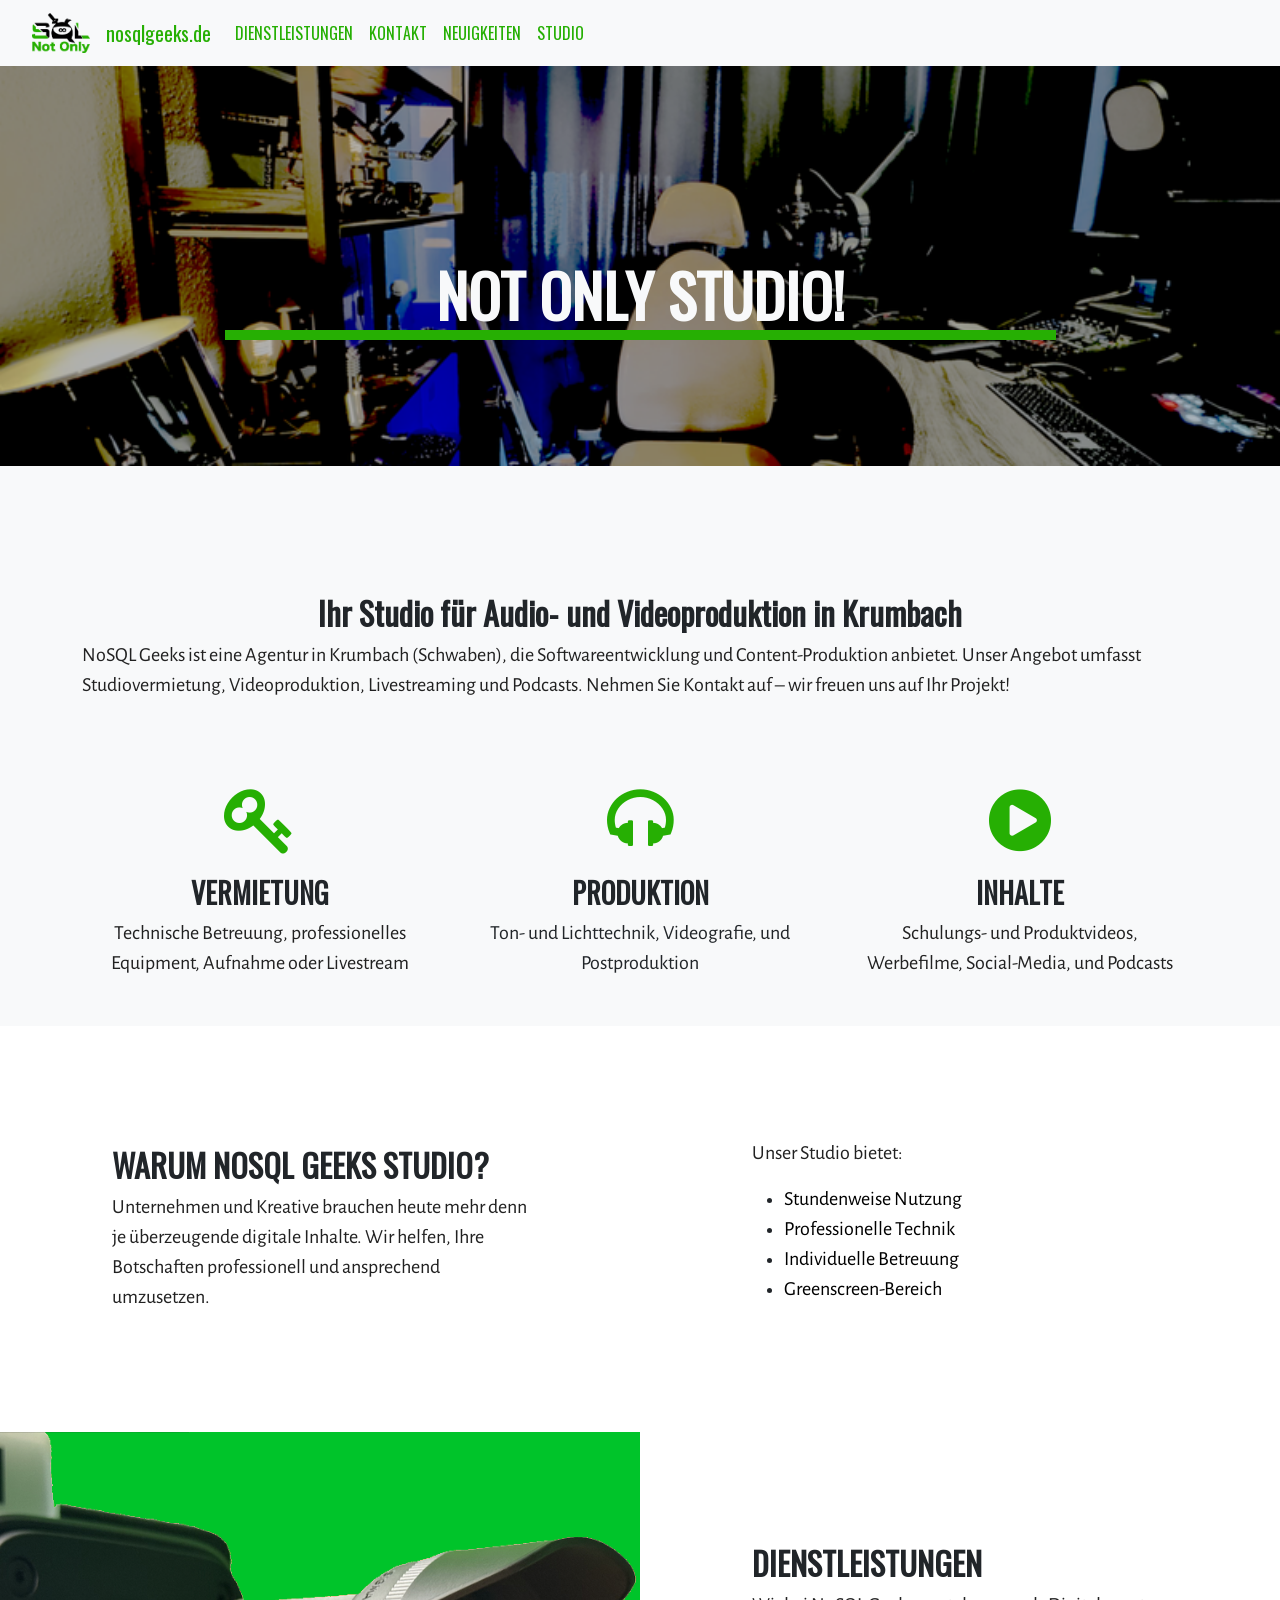
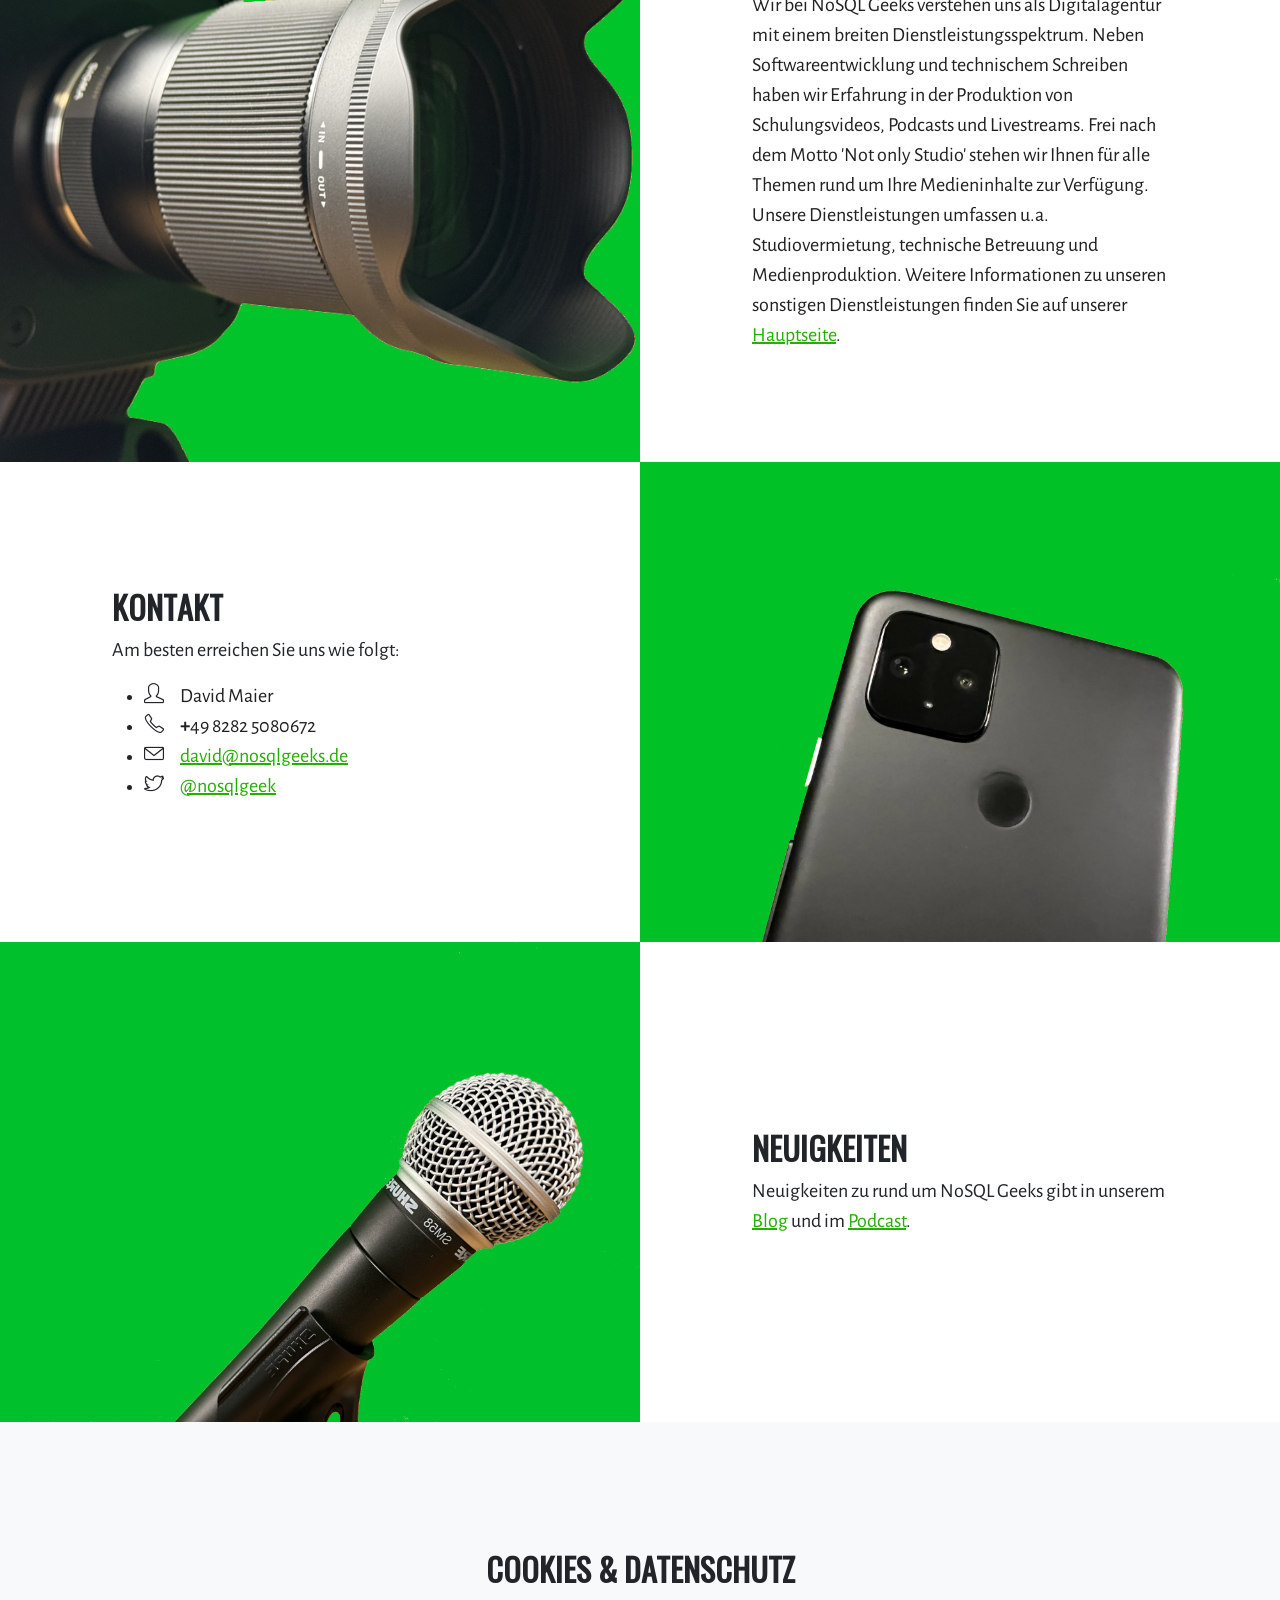
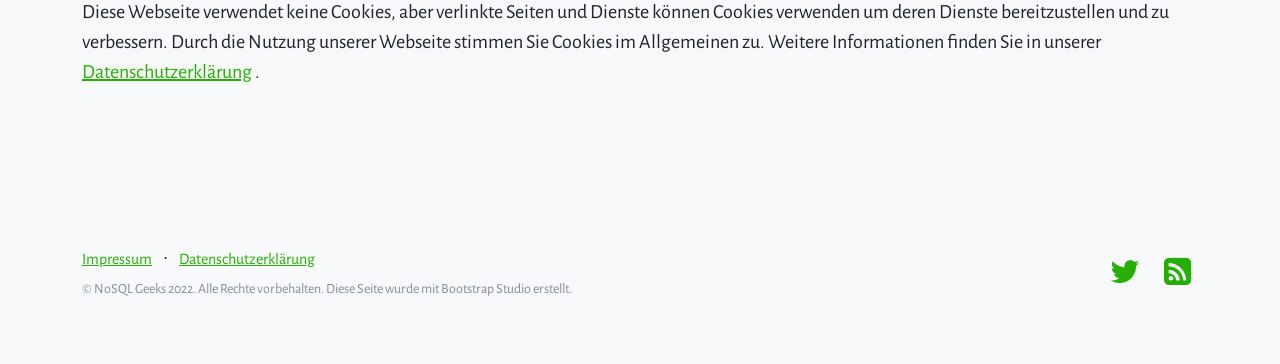
<file: html/de/studio.html>
<!DOCTYPE html>
<html>

<head>
    <meta charset="utf-8">
    <meta name="viewport" content="width=device-width, initial-scale=1.0, shrink-to-fit=no">
    <title>NoSQL Geeks Studio</title>
    <link rel="icon" type="image/x-icon" href="assets/ico/favicon.ico">
    <link rel="icon" type="image/png" href="assets/ico/favicon-32x32.png" sizes="32x32">
    <link rel="icon" type="image/png" href="assets/ico/favicon-16x16.png" sizes="16x16">
    <link rel="apple-touch-icon" href="assets/ico/apple-touch-icon.png">
    <link rel="manifest" href="site.webmanifest">
    <meta name="description" content="NOT ONLY STUDIO! Ihr Studio für Audio- und Videoproduktion in Krumbach">
    <link rel="stylesheet" href="assets/bootstrap/css/bootstrap.min.css">
    <link rel="stylesheet" href="assets/css/Alegreya%20Sans.css">
    <link rel="stylesheet" href="assets/css/Lato.css">
    <link rel="stylesheet" href="assets/css/Oswald.css">
    <link rel="stylesheet" href="assets/fonts/font-awesome.min.css">
    <link rel="stylesheet" href="assets/fonts/simple-line-icons.min.css">
    <link rel="stylesheet" href="assets/css/custom.css">
    <link rel="stylesheet" href="assets/css/studio.css">
    <style>
      #top-navbar .navbar-nav .nav-link:hover { color: black !important; }
    </style>
</head>

<body><nav id="top-navbar" class="navbar navbar-expand-md navbar-light bg-light" style="font-family: Oswald, sans-serif; padding-left: 32px">
    <a class="navbar-brand" href="index.html">
        <img src="assets/img/ng-logo-green.png" width="58" height="40" alt="">
    </a>
    <a class="navbar-brand" href="index.html" style="color: #26af03 !important;">nosqlgeeks.de</a>
    <div class="collapse navbar-collapse" id="navbarNavAltMarkup">
        <div class="navbar-nav">
            <a class="nav-item nav-link" href="#services" style="color: #26af03;" onmouseover="this.style.color='black'" onmouseout="this.style.color='#26af03'">DIENSTLEISTUNGEN</a>
            <a class="nav-item nav-link" href="#contact" style="color: #26af03;" onmouseover="this.style.color='black'" onmouseout="this.style.color='#26af03'">KONTAKT</a>
            <a class="nav-item nav-link" href="#news" style="color: #26af03;" onmouseover="this.style.color='black'" onmouseout="this.style.color='#26af03'">NEUIGKEITEN</a>
            <a class="nav-item nav-link" href="studio.html" style="color: #26af03;" onmouseover="this.style.color='black'" onmouseout="this.style.color='#26af03'">STUDIO</a>
        </div>
    </div>
</nav>
    <header class="text-center text-white masthead" style="background: url(&quot;assets/img/studio.png&quot;) center / cover;height: 400px;opacity: 1;">
        <div class="container">
            <div class="row">
                <div class="col-xl-9 mx-auto position-relative">
                    <h1 class="mb-5" style="font-family: Oswald, sans-serif;font-size: 60px;border-style: solid;border-top-style: none;border-top-color: var(--bs-body-bg);border-right-style: none;border-bottom-width: 10px;border-bottom-color: #26af03;border-left-style: none;border-radius: 0px;color: #f8f9fa;">NOT ONLY STUDIO!</h1>
                </div>
            </div>
        </div>
    </header>
    <section class="text-center bg-light features-icons" style="padding-bottom: 32px;padding-top: 64px;">
        <div class="container">
            <div class="row g-0">
                <div class="col-lg-12 col-xxl-12 my-auto order-lg-1 showcase-text" style="padding-bottom: 64px;padding-top: 64px;">
                    <h2 style="font-family: Oswald, sans-serif;">Ihr Studio für Audio- und Videoproduktion in Krumbach</h2>
                    <p class="lead mb-0" style="font-family: 'Alegreya Sans', sans-serif;text-align: left;"><span style="color: rgb(33, 33, 33);">NoSQL Geeks ist eine Agentur in Krumbach (Schwaben), die Softwareentwicklung und Content-Produktion anbietet. Unser Angebot umfasst Studiovermietung, Videoproduktion, Livestreaming und Podcasts. Nehmen Sie Kontakt auf – wir freuen uns auf Ihr Projekt!</span><br></p>
                </div>
            </div>
            <div class="row">
                <div class="col-lg-4">
                    <div class="mx-auto features-icons-item mb-5 mb-lg-0 mb-lg-3">
                        <div class="d-flex features-icons-icon"><i class="fa fa-key m-auto" data-bss-hover-animate="pulse" style="color: #26af03;"></i></div>
                        <h3 style="font-family: Oswald, sans-serif;">VERMIETUNG</h3>
                        <p class="lead mb-0" style="font-family: 'Alegreya Sans', sans-serif;"><span style="color: rgb(33, 33, 33);">Technische Betreuung, professionelles Equipment, Aufnahme oder Livestream</span></p>
                    </div>
                </div>
                <div class="col-lg-4">
                    <div class="mx-auto features-icons-item mb-5 mb-lg-0 mb-lg-3">
                        <div class="d-flex features-icons-icon"><i class="fa fa-headphones m-auto" data-bss-hover-animate="pulse" style="color: #26af03;"></i></div>
                        <h3 style="font-family: Oswald, sans-serif;">PRODUKTION</h3>
                        <p class="lead mb-0" style="font-family: 'Alegreya Sans', sans-serif;">Ton- und Lichttechnik, Videografie, und Postproduktion</p>
                    </div>
                </div>
                <div class="col-lg-4">
                    <div class="mx-auto features-icons-item mb-5 mb-lg-0 mb-lg-3">
                        <div class="d-flex features-icons-icon"><i class="fa fa-play-circle m-auto" data-bss-hover-animate="pulse" style="color: #26af03;"></i></div>
                        <h3 style="font-family: Oswald, sans-serif;">INHALTE</h3>
                        <p class="lead mb-0" style="font-family: 'Alegreya Sans', sans-serif;"><span style="color: rgb(33, 33, 33);">Schulungs- und Produktvideos, Werbefilme, Social-Media, und Podcasts</span></p>
                    </div>
                </div>
            </div>
        </div>
    </section>
    <section class="showcase">
        <div class="container-fluid p-0">
            <div class="row g-0">
                <div class="col-lg-6 my-auto order-lg-1 showcase-text">
                    <h2 id="why-nosql" style="font-family: Oswald, sans-serif;">WARUM NOSQL GEEKS STUDIO?</h2>
                    <p class="lead mb-0" style="font-family: 'Alegreya Sans', sans-serif;"><span style="color: rgb(33, 33, 33);">Unternehmen und Kreative brauchen heute mehr denn je überzeugende digitale Inhalte. Wir helfen, Ihre Botschaften professionell und ansprechend umzusetzen.</span></p>
                </div>
                <div class="col-lg-6 my-auto order-lg-1 showcase-text">
                    <p style="font-family: 'Alegreya Sans', sans-serif;font-size: 20px;"><span style="color: rgb(33, 33, 33);">Unser Studio bietet:</span></p>
                    <ul style="margin: 16px 0px 16px;">
                        <li style="font-family: 'Alegreya Sans', sans-serif;font-size: 20px;"><span style="color: rgb(0, 0, 0);">Stundenweise Nutzung</span></li>
                        <li style="font-family: 'Alegreya Sans', sans-serif;font-size: 20px;"><span style="color: rgb(0, 0, 0);">Professionelle Technik</span></li>
                        <li style="font-family: 'Alegreya Sans', sans-serif;font-size: 20px;"><span style="color: rgb(0, 0, 0);">Individuelle Betreuung</span></li>
                        <li style="font-family: 'Alegreya Sans', sans-serif;font-size: 20px;"><span style="color: rgb(0, 0, 0);">Greenscreen-Bereich</span></li>
                    </ul>
                    <div id="services"></div>
                </div>
            </div>
            <div class="row g-0">
                <div class="col-lg-6 text-white showcase-img" style="background: url(&quot;assets/img/cam_green.png&quot;) center / cover;opacity: 1;"><span></span></div>
                <div class="col-lg-6 my-auto order-lg-1 showcase-text">
                    <h2 style="font-family: Oswald, sans-serif;">DIENSTLEISTUNGEN</h2>
                    <p class="lead mb-0" style="font-family: 'Alegreya Sans', sans-serif;"><span style="color: rgb(33, 33, 33);">Wir bei NoSQL Geeks verstehen uns als Digitalagentur mit einem breiten Dienstleistungsspektrum. Neben Softwareentwicklung und technischem Schreiben haben wir Erfahrung in der Produktion von Schulungsvideos, Podcasts und Livestreams. Frei nach dem Motto 'Not only Studio' stehen wir Ihnen für alle Themen rund um Ihre Medieninhalte zur Verfügung. Unsere Dienstleistungen umfassen u.a. Studiovermietung, technische Betreuung und Medienproduktion. Weitere Informationen zu unseren sonstigen Dienstleistungen finden Sie auf unserer <a href="https://www.nosqlgeeks.com">Hauptseite</a>.</span></p>
                </div>
            </div>
            <div id="contact"></div>
            <div class="row g-0">
                <div class="col-lg-6 text-white order-lg-2 showcase-img" style="background: url(&quot;assets/img/phone_green.png&quot;) center / cover;opacity: 1;backdrop-filter: opacity(1);"><span></span></div>
                <div class="col-lg-6 my-auto order-lg-1 showcase-text">
                    <h2 style="font-family: Oswald, sans-serif;"><strong>KONTAKT</strong></h2>
                    <p class="lead mb-0" style="font-family: 'Alegreya Sans', sans-serif;padding-bottom: 16px;">Am besten erreichen Sie uns wie folgt:</p>
                    <ul>
                        <li style="font-size: 20px;font-family: 'Alegreya Sans', sans-serif;"><i class="icon-user" style="padding: 0px;padding-right: 16px;"></i><span style="color: rgb(33, 33, 33);">David Maier</span></li>
                        <li style="font-size: 20px;font-family: 'Alegreya Sans', sans-serif;"><i class="icon-phone" style="padding-right: 16px;"></i><strong><span style="color: rgb(33, 33, 33);">+</span></strong><span style="color: rgb(33, 33, 33);">49 8282 5080672</span><br></li>
                        <li style="font-size: 20px;font-family: 'Alegreya Sans', sans-serif;"><i class="icon-envelope" style="padding-right: 16px;"></i><a href="mailto:david@nosqlgeeks.de" target="_blank"><span style="color: inherit;">david@nosqlgeeks.de</span></a><br></li>
                        <li style="font-size: 20px;font-family: 'Alegreya Sans', sans-serif;"><i class="icon-social-twitter" style="padding-right: 16px;"></i><a href="https://mastodon.social/@nosqlgeek" style="color: #26af03;">@nosqlgeek</a><br></li>
                    </ul>
                </div>
            </div>
            <div class="row g-0">
                <div class="col-lg-6 text-white showcase-img" style="background: url(&quot;assets/img/mic_green.png&quot;) center / cover;opacity: 1;"><span></span></div>
                <div class="col">
                    <div id="news"></div>
                </div>
                <div class="col-lg-6 my-auto order-lg-1 showcase-text">
                    <h2 style="font-family: Oswald, sans-serif;">NEUIGKEITEN</h2><p class="lead mb-0" style="font-family: 'Alegreya Sans', sans-serif;">Neuigkeiten zu rund um NoSQL Geeks gibt in unserem <a href="http://nosqlgeek.blogspot.com">Blog</a> und im <a href="https://www.grumpy-old-coders.org">Podcast</a>.</p>
                </div>
            </div>
        </div>
    </section>
    <section class="text-center bg-light features-icons" style="padding-bottom: 32px;padding-top: 64px;">
        <div class="container">
            <div class="row g-0">
                <div class="col-lg-12 col-xl-12 col-xxl-12 my-auto order-lg-1 showcase-text" style="padding-bottom: 64px;padding-top: 64px;">
                    <h2 style="font-family: Oswald, sans-serif;">COOKIES &amp; DATENSCHUTZ</h2><p class="lead mb-0" style="font-family: 'Alegreya Sans', sans-serif; text-align: left; font-size: 20px">Diese Webseite verwendet keine Cookies, aber verlinkte Seiten und Dienste können Cookies verwenden um deren Dienste bereitzustellen und zu verbessern. Durch die Nutzung unserer Webseite stimmen Sie Cookies im Allgemeinen zu. Weitere Informationen finden Sie in unserer <a href="./datenschutz.html">Datenschutzerklärung</a> .<br /></p>
                </div>
            </div>
        </div>
    </section>
    <footer class="bg-light footer" style="font-family: 'Alegreya Sans', sans-serif;">
        <div class="container">
            <div class="row">
                <div class="col-lg-6 text-center text-lg-start my-auto h-100">
                    <ul class="list-inline mb-2">
                        <li class="list-inline-item"><a href="./impressum.html" style="color: #26af03;">Impressum</a></li>
                        <li class="list-inline-item"><span>⋅</span></li>
                        <li class="list-inline-item"><a href="./datenschutz.html" style="color: #26af03;">Datenschutzerklärung</a></li>
                        <li class="list-inline-item"></li>
                    </ul>
                    <p class="text-muted small mb-4 mb-lg-0">© NoSQL Geeks 2022. Alle Rechte vorbehalten. Diese Seite wurde mit Bootstrap Studio erstellt.</p>
                </div>
                <div class="col-lg-6 text-center text-lg-end my-auto h-100">
                    <ul class="list-inline mb-0">
                        <li class="list-inline-item"><a href="#"></a></li>
                        <li class="list-inline-item"><a href="https://mastodon.social/@nosqlgeek"><i class="fa fa-twitter fa-2x fa-fw" style="color: #26af03;"></i></a></li>
                        <li class="list-inline-item"><a href="http://nosqlgeek.blogspot.com"><i class="fa fa-rss-square fa-2x fa-fw" style="color: #26af03;"></i></a></li>
                    </ul>
                </div>
            </div>
        </div>
    </footer><script>
    
// When the user scrolls the page, execute myFunction 
window.onscroll = function() {fixedNavbar()};

// Get the navbar
var navbar = document.getElementById("top-navbar")

// Get the offset position of the navbar
var sticky = navbar.offsetTop;
    
// Add the sticky class to the navbar when you reach its scroll position. Remove "sticky" when you leave the scroll position
function fixedNavbar() {
  if (window.pageYOffset > sticky) {
    navbar.classList.add("sticky");
  } else {
    navbar.classList.remove("sticky");
  }
}

</script>
    <script src="assets/bootstrap/js/bootstrap.min.js"></script>
    <script src="assets/js/bs-init.js"></script>
</body>

</html>
</file>
<file: html/de/assets/css/Lato.css>
@font-face {
	font-family: 'Lato';
	src: url(../../assets/fonts/S6u_w4BMUTPHjxsI9w2_FQftx9897sxZ.woff2) format('woff2');
	font-weight: 300;
	font-style: italic;
	font-display: swap;
	unicode-range: U+0100-024F, U+0259, U+1E00-1EFF, U+2020, U+20A0-20AB, U+20AD-20CF, U+2113, U+2C60-2C7F, U+A720-A7FF;
}

@font-face {
	font-family: 'Lato';
	src: url(../../assets/fonts/S6u_w4BMUTPHjxsI9w2_Gwftx9897g.woff2) format('woff2');
	font-weight: 300;
	font-style: italic;
	font-display: swap;
	unicode-range: U+0000-00FF, U+0131, U+0152-0153, U+02BB-02BC, U+02C6, U+02DA, U+02DC, U+2000-206F, U+2074, U+20AC, U+2122, U+2191, U+2193, U+2212, U+2215, U+FEFF, U+FFFD;
}

@font-face {
	font-family: 'Lato';
	src: url(../../assets/fonts/S6u8w4BMUTPHjxsAUi-qNiXg7eU0.woff2) format('woff2');
	font-weight: 400;
	font-style: italic;
	font-display: swap;
	unicode-range: U+0100-024F, U+0259, U+1E00-1EFF, U+2020, U+20A0-20AB, U+20AD-20CF, U+2113, U+2C60-2C7F, U+A720-A7FF;
}

@font-face {
	font-family: 'Lato';
	src: url(../../assets/fonts/S6u8w4BMUTPHjxsAXC-qNiXg7Q.woff2) format('woff2');
	font-weight: 400;
	font-style: italic;
	font-display: swap;
	unicode-range: U+0000-00FF, U+0131, U+0152-0153, U+02BB-02BC, U+02C6, U+02DA, U+02DC, U+2000-206F, U+2074, U+20AC, U+2122, U+2191, U+2193, U+2212, U+2215, U+FEFF, U+FFFD;
}

@font-face {
	font-family: 'Lato';
	src: url(../../assets/fonts/S6u_w4BMUTPHjxsI5wq_FQftx9897sxZ.woff2) format('woff2');
	font-weight: 700;
	font-style: italic;
	font-display: swap;
	unicode-range: U+0100-024F, U+0259, U+1E00-1EFF, U+2020, U+20A0-20AB, U+20AD-20CF, U+2113, U+2C60-2C7F, U+A720-A7FF;
}

@font-face {
	font-family: 'Lato';
	src: url(../../assets/fonts/S6u_w4BMUTPHjxsI5wq_Gwftx9897g.woff2) format('woff2');
	font-weight: 700;
	font-style: italic;
	font-display: swap;
	unicode-range: U+0000-00FF, U+0131, U+0152-0153, U+02BB-02BC, U+02C6, U+02DA, U+02DC, U+2000-206F, U+2074, U+20AC, U+2122, U+2191, U+2193, U+2212, U+2215, U+FEFF, U+FFFD;
}

@font-face {
	font-family: 'Lato';
	src: url(../../assets/fonts/S6u9w4BMUTPHh7USSwaPGQ3q5d0N7w.woff2) format('woff2');
	font-weight: 300;
	font-style: normal;
	font-display: swap;
	unicode-range: U+0100-024F, U+0259, U+1E00-1EFF, U+2020, U+20A0-20AB, U+20AD-20CF, U+2113, U+2C60-2C7F, U+A720-A7FF;
}

@font-face {
	font-family: 'Lato';
	src: url(../../assets/fonts/S6u9w4BMUTPHh7USSwiPGQ3q5d0.woff2) format('woff2');
	font-weight: 300;
	font-style: normal;
	font-display: swap;
	unicode-range: U+0000-00FF, U+0131, U+0152-0153, U+02BB-02BC, U+02C6, U+02DA, U+02DC, U+2000-206F, U+2074, U+20AC, U+2122, U+2191, U+2193, U+2212, U+2215, U+FEFF, U+FFFD;
}

@font-face {
	font-family: 'Lato';
	src: url(../../assets/fonts/S6uyw4BMUTPHjxAwXiWtFCfQ7A.woff2) format('woff2');
	font-weight: 400;
	font-style: normal;
	font-display: swap;
	unicode-range: U+0100-024F, U+0259, U+1E00-1EFF, U+2020, U+20A0-20AB, U+20AD-20CF, U+2113, U+2C60-2C7F, U+A720-A7FF;
}

@font-face {
	font-family: 'Lato';
	src: url(../../assets/fonts/S6uyw4BMUTPHjx4wXiWtFCc.woff2) format('woff2');
	font-weight: 400;
	font-style: normal;
	font-display: swap;
	unicode-range: U+0000-00FF, U+0131, U+0152-0153, U+02BB-02BC, U+02C6, U+02DA, U+02DC, U+2000-206F, U+2074, U+20AC, U+2122, U+2191, U+2193, U+2212, U+2215, U+FEFF, U+FFFD;
}

@font-face {
	font-family: 'Lato';
	src: url(../../assets/fonts/S6u9w4BMUTPHh6UVSwaPGQ3q5d0N7w.woff2) format('woff2');
	font-weight: 700;
	font-style: normal;
	font-display: swap;
	unicode-range: U+0100-024F, U+0259, U+1E00-1EFF, U+2020, U+20A0-20AB, U+20AD-20CF, U+2113, U+2C60-2C7F, U+A720-A7FF;
}

@font-face {
	font-family: 'Lato';
	src: url(../../assets/fonts/S6u9w4BMUTPHh6UVSwiPGQ3q5d0.woff2) format('woff2');
	font-weight: 700;
	font-style: normal;
	font-display: swap;
	unicode-range: U+0000-00FF, U+0131, U+0152-0153, U+02BB-02BC, U+02C6, U+02DA, U+02DC, U+2000-206F, U+2074, U+20AC, U+2122, U+2191, U+2193, U+2212, U+2215, U+FEFF, U+FFFD;
}
</file>
<file: html/de/assets/css/Oswald.css>
@font-face {
	font-family: 'Oswald';
	src: url(../../assets/fonts/TK3_WkUHHAIjg75cFRf3bXL8LICs1_FvsUtiYySUhiCXABTV.woff) format('woff');
	font-weight: 400;
	font-style: normal;
	font-display: swap;
	unicode-range: U+0460-052F, U+1C80-1C88, U+20B4, U+2DE0-2DFF, U+A640-A69F, U+FE2E-FE2F;
}

@font-face {
	font-family: 'Oswald';
	src: url(../../assets/fonts/TK3_WkUHHAIjg75cFRf3bXL8LICs1_FvsUJiYySUhiCXABTV.woff) format('woff');
	font-weight: 400;
	font-style: normal;
	font-display: swap;
	unicode-range: U+0301, U+0400-045F, U+0490-0491, U+04B0-04B1, U+2116;
}

@font-face {
	font-family: 'Oswald';
	src: url(../../assets/fonts/TK3_WkUHHAIjg75cFRf3bXL8LICs1_FvsUliYySUhiCXABTV.woff) format('woff');
	font-weight: 400;
	font-style: normal;
	font-display: swap;
	unicode-range: U+0102-0103, U+0110-0111, U+0128-0129, U+0168-0169, U+01A0-01A1, U+01AF-01B0, U+1EA0-1EF9, U+20AB;
}

@font-face {
	font-family: 'Oswald';
	src: url(../../assets/fonts/TK3_WkUHHAIjg75cFRf3bXL8LICs1_FvsUhiYySUhiCXABTV.woff) format('woff');
	font-weight: 400;
	font-style: normal;
	font-display: swap;
	unicode-range: U+0100-024F, U+0259, U+1E00-1EFF, U+2020, U+20A0-20AB, U+20AD-20CF, U+2113, U+2C60-2C7F, U+A720-A7FF;
}

@font-face {
	font-family: 'Oswald';
	src: url(../../assets/fonts/TK3_WkUHHAIjg75cFRf3bXL8LICs1_FvsUZiYySUhiCXAA.woff) format('woff');
	font-weight: 400;
	font-style: normal;
	font-display: swap;
	unicode-range: U+0000-00FF, U+0131, U+0152-0153, U+02BB-02BC, U+02C6, U+02DA, U+02DC, U+2000-206F, U+2074, U+20AC, U+2122, U+2191, U+2193, U+2212, U+2215, U+FEFF, U+FFFD;
}
</file>
<file: html/de/assets/css/custom.css>
a {
  color: var(--bs-orange);
}

.sticky {
  position: fixed;
  top: 0;
  width: 100%;
  z-index: 10;
}
</file>
<file: html/de/assets/css/studio.css>
/* Studio theme - Black and Green color scheme */
a {
  color: #26af03 !important;
}

.sticky {
  position: fixed;
  top: 0;
  width: 100%;
  z-index: 10;
}

/* Navbar styling for dark theme */
.navbar-dark .navbar-brand {
  color: #26af03 !important;
}

.navbar-dark .navbar-nav .nav-link {
  color: #26af03 !important;
}

/* Navbar hover effect - turn green to black */
.navbar-light .navbar-nav .nav-link:hover {
  color: black !important;
}

/* Footer links */
.footer a {
  color: #26af03 !important;
}
</file>
